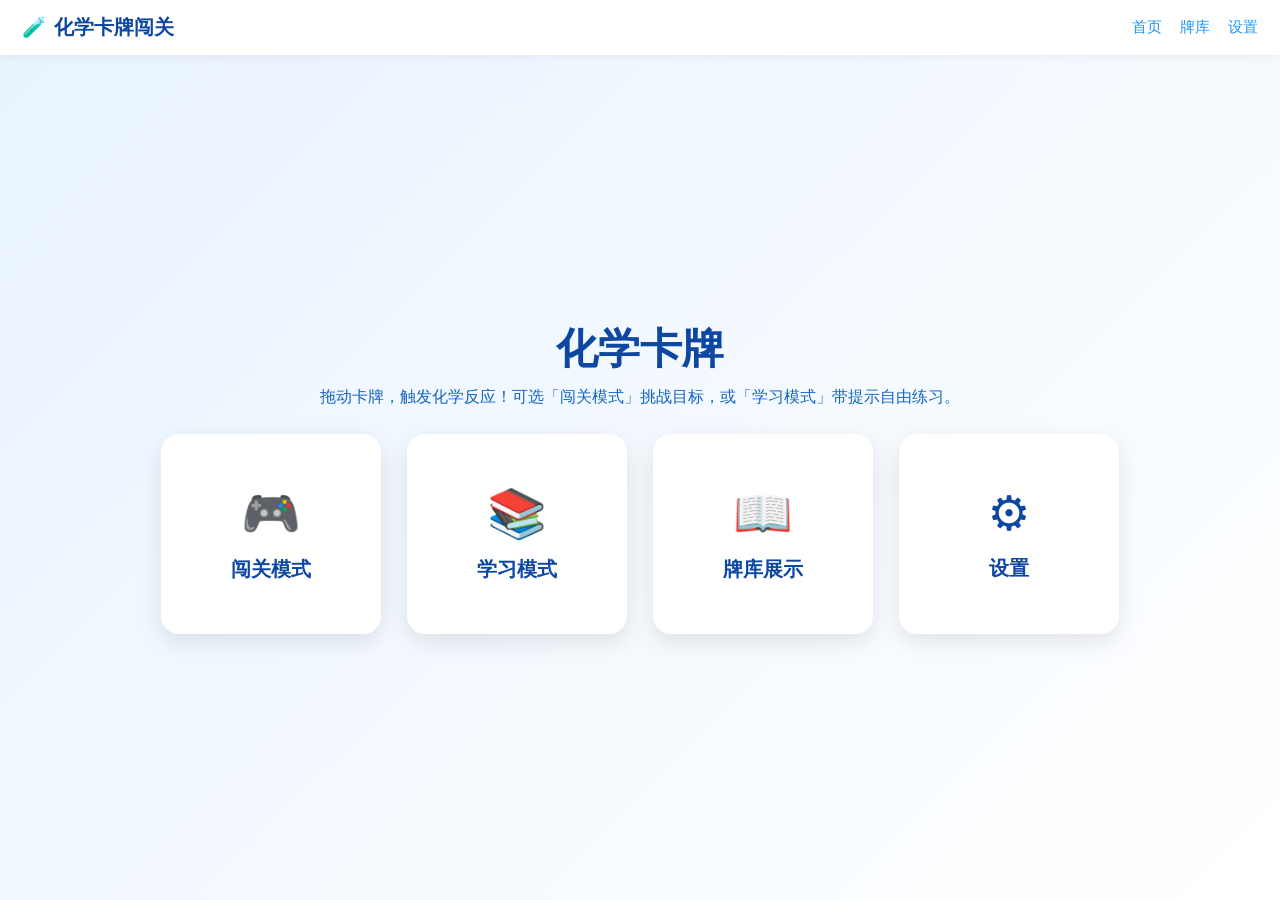
<file: chem-cards/index.html>
<!doctype html>
<html lang="zh-CN">
<head>
<meta charset="utf-8">
<meta name="viewport" content="width=device-width,initial-scale=1">
<title>化学卡牌 · 首页</title>
<link rel="stylesheet" href="styles.css">
</head>
<body>
<div class="topbar">
  <span class="title">🧪 化学卡牌闯关</span>
  <span class="links">
    <a href="index.html">首页</a>
    <a href="cardpool.html">牌库</a>
    <a href="setting.html">设置</a>
  </span>
</div>

<div class="home" id="homeView">
  <h1>化学卡牌</h1>
  <div class="sub">拖动卡牌，触发化学反应！可选「闯关模式」挑战目标，或「学习模式」带提示自由练习。</div>
  <div class="menu">
    <div class="menu-card" onclick="goLevels()"><div class="ico">🎮</div><div class="t">闯关模式</div></div>
    <div class="menu-card" onclick="location.href='game.html?mode=study'"><div class="ico">📚</div><div class="t">学习模式</div></div>
    <div class="menu-card" onclick="location.href='cardpool.html'"><div class="ico">📖</div><div class="t">牌库展示</div></div>
    <div class="menu-card" onclick="location.href='setting.html'"><div class="ico">⚙️</div><div class="t">设置</div></div>
  </div>
</div>

<div class="home" id="levelsView" style="display:none;">
  <h1>选择关卡</h1>
  <div class="levels" id="levelList"></div>
  <div><button class="btn ghost" onclick="showHome()">返回</button></div>
</div>

<script src="config.js"></script>
<script src="common.js"></script>
<script>
applyTheme();
function showHome(){ document.getElementById('homeView').style.display='flex'; document.getElementById('levelsView').style.display='none'; }
function goLevels(){
  document.getElementById('homeView').style.display='none';
  const wrap = document.getElementById('levelList'); wrap.innerHTML='';
  LEVELS.forEach(l=>{
    const d = document.createElement('div'); d.className='level-card';
    d.innerHTML = '<div class="lv">第 '+l.id+' 关</div><div class="nm">'+esc(l.name)+'</div><div class="ds">'+esc(l.desc)+'</div>';
    d.onclick = ()=> location.href='game.html?level='+l.id;
    wrap.appendChild(d);
  });
  document.getElementById('levelsView').style.display='flex';
}
</script>
</body>
</html>
</file>
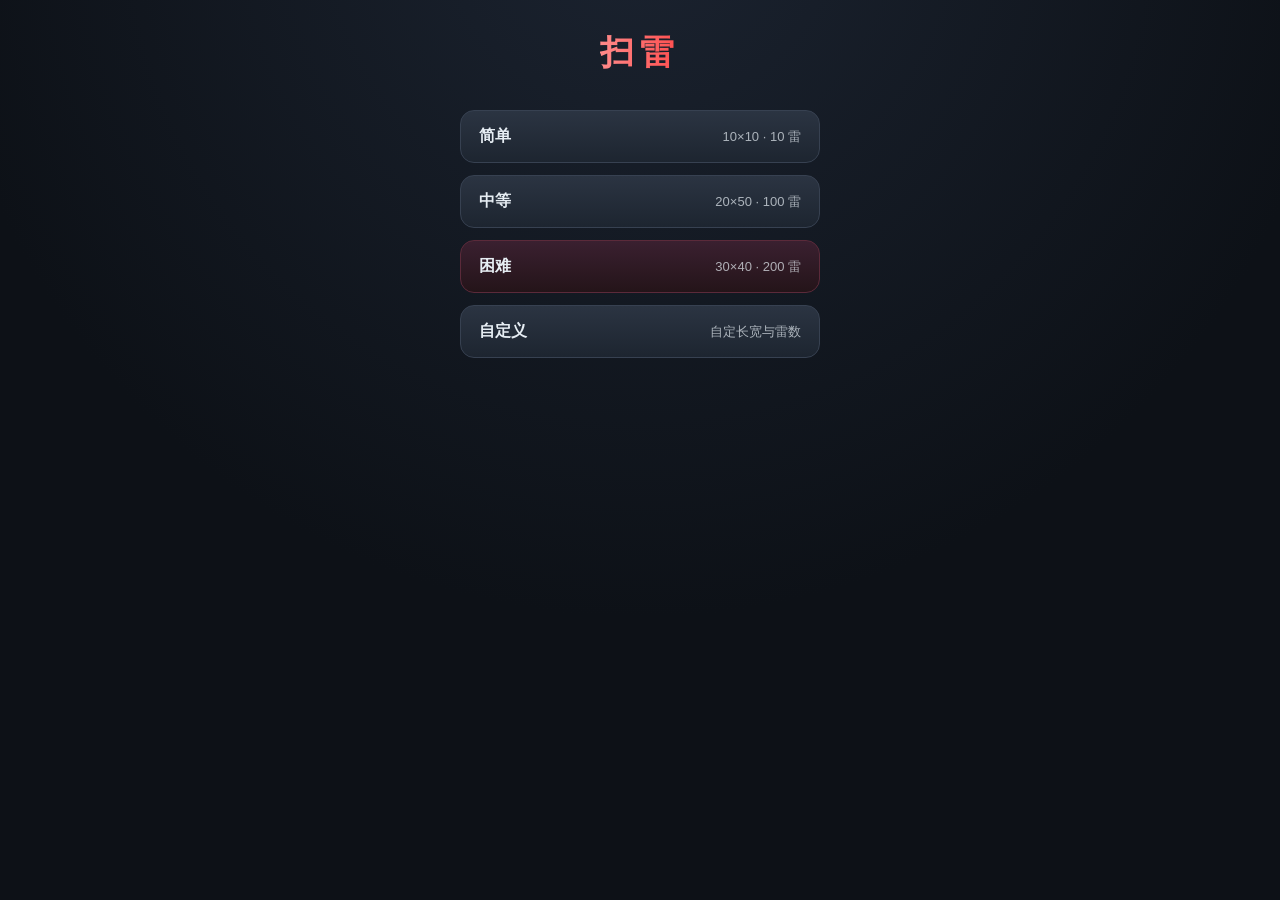
<file: minesweeper/index.html>
<!DOCTYPE html>
<html lang="zh-CN">
<head>
<meta charset="UTF-8">
<meta name="viewport" content="width=device-width, initial-scale=1.0, maximum-scale=1.0, user-scalable=no">
<title>扫雷</title>
<style>
  :root{
    --bg:#0d1117; --panel:#161b22; --cell:#4a5568; --cell-hi:#5a6678;
    --rev:#1a202c; --rev-line:#2d3748; --accent:#ff4d4d; --txt:#e6edf3;
  }
  *{box-sizing:border-box; -webkit-tap-highlight-color:transparent;}
  html,body{margin:0; height:100%;}
  body{
    background:radial-gradient(circle at 50% -10%, #1b2330, var(--bg) 60%);
    color:var(--txt); font-family:-apple-system,system-ui,"Segoe UI",Roboto,"PingFang SC","Microsoft YaHei",sans-serif;
    display:flex; flex-direction:column; align-items:center; justify-content:flex-start;
    min-height:100%; padding:16px 10px 30px;
  }
  h1{font-size:34px; letter-spacing:6px; margin:14px 0 22px; font-weight:800;
     background:linear-gradient(90deg,#ff8a8a,#ff4d4d); -webkit-background-clip:text; background-clip:text; color:transparent;}
  h2{margin:0 0 16px; font-weight:700; letter-spacing:2px;}

  /* ---------- 主界面 / 自定义 overlay ---------- */
  .overlay{display:flex; flex-direction:column; align-items:center; gap:12px; width:100%; max-width:360px;}
  .overlay.hidden{display:none;}
  .menu-btn{
    width:100%; padding:15px 18px; font-size:16px; font-weight:600; cursor:pointer;
    color:var(--txt); background:linear-gradient(180deg,#2b3442,#1d2530);
    border:1px solid #374151; border-radius:14px; transition:.15s;
    display:flex; justify-content:space-between; align-items:center;
  }
  .menu-btn small{opacity:.7; font-weight:400; font-size:13px;}
  .menu-btn:hover{border-color:var(--accent); transform:translateY(-1px); box-shadow:0 6px 18px rgba(255,77,77,.15);}
  .menu-btn.hard{background:linear-gradient(180deg,#3a2030,#241419); border-color:#5b2a3a;}
  .menu-btn.hard:hover{border-color:#ff4d4d; box-shadow:0 6px 18px rgba(255,77,77,.25);}

  .field{display:flex; flex-direction:column; gap:5px; width:100%;}
  .field label{font-size:13px; opacity:.85;}
  .field input{
    width:100%; padding:11px 12px; font-size:16px; border-radius:10px;
    border:1px solid #374151; background:#0d1117; color:var(--txt);
  }
  .field input:focus{outline:none; border-color:var(--accent);}
  .err{color:#ff8080; font-size:13px; min-height:18px; margin:2px 0 0;}
  .row{display:flex; gap:10px; width:100%;}
  .row .menu-btn{justify-content:center;}

  /* ---------- 游戏区 ---------- */
  #game{width:100%; max-width:640px; display:flex; flex-direction:column; align-items:center; gap:12px;}
  #game.hidden{display:none;}

  #hud{
    display:flex; align-items:center; justify-content:center; gap:14px; flex-wrap:wrap;
    background:var(--panel); border:1px solid #30363d; border-radius:14px;
    padding:12px 16px; width:100%;
  }
  .panel{display:flex; flex-direction:column; align-items:center; gap:5px;}
  .panel .lbl{font-size:11px; opacity:.7; letter-spacing:1px;}
  .face{
    font-size:24px; line-height:1; cursor:pointer; background:#21262d; border:1px solid #30363d;
    border-radius:10px; width:46px; height:46px; transition:.1s;
  }
  .face:active{transform:scale(.92);}

  .gamebar{display:flex; align-items:center; justify-content:space-between; width:100%; gap:10px;}
  .ghost-btn{cursor:pointer; background:transparent; border:1px solid #30363d; color:var(--txt);
    padding:8px 14px; border-radius:10px; font-size:14px;}
  .ghost-btn:hover{border-color:var(--accent);}
  #status{font-size:15px; font-weight:600; min-height:20px;}
  #status.win{color:#7ee787;} #status.lose{color:#ff7b72;}

  .board-wrap{overflow:auto; max-width:100%; padding:4px; border-radius:10px;}
  #board{display:grid; gap:0; background:var(--rev-line); border:2px solid #30363d; border-radius:6px;}

  .cell{
    display:flex; align-items:center; justify-content:center;
    font-weight:800; user-select:none; cursor:pointer;
    background:linear-gradient(180deg,var(--cell-hi),var(--cell));
    border:1px solid #2d3748; color:#fff;
  }
  .cell:active{filter:brightness(1.1);}
  .cell.revealed{background:var(--rev); border-color:var(--rev-line); cursor:default;}
  .cell.flag{color:#ffd34d;}
  .cell.mine{background:#5b2a2a;}
  .cell.boom{background:#ff4d4d; color:#fff;}
  .cell.wrong{background:#374151;}
  .n1{color:#58a6ff;} .n2{color:#7ee787;} .n3{color:#ff7b72;} .n4{color:#bc8cff;}
  .n5{color:#ffa657;} .n6{color:#56d4dd;} .n7{color:#e6edf3;} .n8{color:#8b949e;}

  /* ---------- 数字显示（普通数字） ---------- */
  .digi{font-family:'Courier New',ui-monospace,monospace; font-size:24px; font-weight:700;
    color:var(--accent); letter-spacing:2px; text-shadow:0 0 6px var(--accent);
    min-width:54px; text-align:center;}
</style>
</head>
<body>

  <!-- 主界面 -->
  <div id="ovMenu" class="overlay">
    <h1>扫雷</h1>
    <button class="menu-btn" data-d="easy">简单 <small>10×10 · 10 雷</small></button>
    <button class="menu-btn" data-d="medium">中等 <small>20×50 · 100 雷</small></button>
    <button class="menu-btn hard" data-d="hard">困难 <small>30×40 · 200 雷</small></button>
    <button class="menu-btn" data-d="custom">自定义 <small>自定长宽与雷数</small></button>
  </div>

  <!-- 自定义 -->
  <div id="ovCustom" class="overlay hidden">
    <h2>自定义</h2>
    <div class="field"><label>列数（宽，5–50）</label><input id="inW" type="number" min="5" max="50" value="16"></div>
    <div class="field"><label>行数（高，5–50）</label><input id="inH" type="number" min="5" max="50" value="16"></div>
    <div class="field"><label>雷数（1 – 宽×高-1）</label><input id="inM" type="number" min="1" value="40"></div>
    <p id="customErr" class="err"></p>
    <div class="row">
      <button class="menu-btn" id="btnCustomStart" style="justify-content:center">开始</button>
      <button class="menu-btn" id="btnCustomBack" style="justify-content:center">返回</button>
    </div>
  </div>

  <!-- 游戏 -->
  <div id="game" class="hidden">
    <div id="hud">
      <div class="panel"><div class="lbl">剩余雷</div><span class="digi" id="ledMines">000</span></div>
      <button class="face" id="btnReset">🙂</button>
      <div class="panel"><div class="lbl">已扫</div><span class="digi" id="ledCleared">000</span></div>
      <div class="panel"><div class="lbl">时间</div><span class="digi" id="ledTime">00:00</span></div>
    </div>
    <div class="gamebar">
      <button class="ghost-btn" id="btnMenu">← 主菜单</button>
      <span id="status"></span>
    </div>
    <div class="board-wrap"><div id="board"></div></div>
  </div>

<script>
(function(){
  "use strict";

  /* ===================== 状态 ===================== */
  let rows=0, cols=0, mines=0;
  let board=[];          // board[r][c] = {mine, revealed, flagged, adj}
  let cells=[];          // 对应的 DOM 元素
  let started=false;     // 是否已布雷（首点后）
  let over=false;        // 是否已结束（胜/负）
  let revealedCount=0, flagCount=0;
  let elapsed=0, timerId=null;
  let cellSize=26;
  let modeKey='easy';

  const $ = id=>document.getElementById(id);

  function pad2(n){ return String(n).padStart(2,'0'); }
  function fmtNum(n, len){
    if(n<0) return '-' + String(-n).padStart(Math.max(1,len-1),'0');
    return String(n).padStart(len,'0');
  }

  /* ===================== 难度配置 ===================== */
  const PRESETS = {
    easy:   {rows:10, cols:10, mines:10},
    medium: {rows:20, cols:50, mines:100},
    hard:   {rows:30, cols:40, mines:200}
  };

  /* ===================== 界面切换 ===================== */
  function show(what){
    $('ovMenu').classList.toggle('hidden', what!=='menu');
    $('ovCustom').classList.toggle('hidden', what!=='custom');
    $('game').classList.toggle('hidden', what!=='game');
  }

  /* ===================== 开始游戏 ===================== */
  function startGame(r, c, m, key){
    rows=r; cols=c; mines=m; modeKey=key;
    started=false; over=false; revealedCount=0; flagCount=0; elapsed=0;
    stopTimer();

    board=[];
    for(let i=0;i<rows;i++){
      const row=[];
      for(let j=0;j<cols;j++) row.push({mine:false, revealed:false, flagged:false, adj:0});
      board.push(row);
    }

    // 自适应格子尺寸
    const maxW = Math.min(window.innerWidth*0.92, 600);
    cellSize = Math.max(15, Math.min(30, Math.floor(maxW/cols)));

    renderBoard();
    $('status').textContent=''; $('status').className='';
    $('btnReset').textContent='🙂';
    updateHud();
    show('game');
  }

  function renderBoard(){
    const b=$('board');
    b.innerHTML='';
    b.style.gridTemplateColumns=`repeat(${cols}, ${cellSize}px)`;
    b.style.width = (cols*cellSize)+'px';
    cells=[];
    for(let i=0;i<rows;i++){
      const rrow=[];
      for(let j=0;j<cols;j++){
        const d=document.createElement('div');
        d.className='cell';
        d.style.width=cellSize+'px'; d.style.height=cellSize+'px';
        d.style.fontSize=Math.floor(cellSize*0.58)+'px';
        d.dataset.r=i; d.dataset.c=j;
        bindCell(d, i, j);
        b.appendChild(d);
        rrow.push(d);
      }
      cells.push(rrow);
    }
    b.oncontextmenu = e=>e.preventDefault();
  }

  /* ===================== 布雷（首点保护） ===================== */
  function key(r,c){ return r+','+c; }
  function placeMines(sr, sc){
    const all=[];
    for(let i=0;i<rows;i++) for(let j=0;j<cols;j++) all.push([i,j]);
    let avoid=new Set([key(sr,sc)]);
    for(let dr=-1;dr<=1;dr++) for(let dc=-1;dc<=1;dc++){
      const nr=sr+dr, nc=sc+dc;
      if(nr>=0&&nr<rows&&nc>=0&&nc<cols) avoid.add(key(nr,nc));
    }
    let cand = all.filter(([r,c])=>!avoid.has(key(r,c)));
    if(cand.length < mines) cand = all.filter(([r,c])=>!(r===sr&&c===sc));
    // 洗牌取前 mines 个
    for(let i=cand.length-1;i>0;i--){
      const k=Math.floor(Math.random()*(i+1));
      [cand[i],cand[k]]=[cand[k],cand[i]];
    }
    for(let i=0;i<mines;i++){ const [r,c]=cand[i]; board[r][c].mine=true; }
    // 计算邻接雷数
    for(let i=0;i<rows;i++) for(let j=0;j<cols;j++){
      if(board[i][j].mine) continue;
      let n=0;
      for(let dr=-1;dr<=1;dr++) for(let dc=-1;dc<=1;dc++){
        const nr=i+dr, nc=j+dc;
        if(nr>=0&&nr<rows&&nc>=0&&nc<cols && board[nr][nc].mine) n++;
      }
      board[i][j].adj=n;
    }
  }

  /* ===================== 揭开 / 标记 ===================== */
  function inBounds(r,c){ return r>=0&&r<rows&&c>=0&&c<cols; }
  function neighbors(r,c){
    const out=[];
    for(let dr=-1;dr<=1;dr++) for(let dc=-1;dc<=1;dc++){
      if(dr===0&&dc===0) continue;
      if(inBounds(r+dr,c+dc)) out.push([r+dr,c+dc]);
    }
    return out;
  }

  function reveal(r,c){
    const cell=board[r][c];
    if(cell.revealed||cell.flagged) return;
    cell.revealed=true; revealedCount++;
    paintCell(r,c);
    if(cell.adj===0){
      for(const [nr,nc] of neighbors(r,c)) reveal(nr,nc);
    }
  }

  function chord(r,c){
    const cell=board[r][c];
    if(cell.adj===0) return;
    let flags=0;
    for(const [nr,nc] of neighbors(r,c)) if(board[nr][nc].flagged) flags++;
    if(flags!==cell.adj) return;
    for(const [nr,nc] of neighbors(r,c)){
      const nb=board[nr][nc];
      if(nb.flagged||nb.revealed) continue;
      if(nb.mine){ lose(nr,nc); return; }
      reveal(nr,nc);
    }
  }

  function onLeftClick(r,c){
    if(over) return;
    const cell=board[r][c];
    if(cell.flagged) return;
    if(!started){ placeMines(r,c); started=true; startTimer(); }
    if(!cell.revealed){
      if(cell.mine){ lose(r,c); return; }
      reveal(r,c);
    } else {
      chord(r,c);
    }
    afterMove();
  }

  function onRightClick(r,c){
    if(over) return;
    const cell=board[r][c];
    if(cell.revealed) return;
    cell.flagged=!cell.flagged;
    flagCount += cell.flagged?1:-1;
    paintCell(r,c);
    updateHud();
  }

  function afterMove(){
    updateHud();
    checkWin();
  }

  /* ===================== 绘制格子 ===================== */
  function paintCell(r,c){
    const cell=board[r][c];
    const el=cells[r][c];
    el.className='cell';
    el.textContent='';
    if(cell.revealed){
      el.classList.add('revealed');
      if(cell.mine){
        el.classList.add('mine'); el.textContent='💣';
      } else if(cell.adj>0){
        el.classList.add('n'+cell.adj); el.textContent=cell.adj;
      }
    } else if(cell.flagged){
      el.classList.add('flag'); el.textContent='🚩';
    }
  }

  /* ===================== 胜负 ===================== */
  function lose(r,c){
    over=true; stopTimer();
    $('btnReset').textContent='😵';
    const st=$('status'); st.textContent='踩雷了！'; st.className='lose';
    for(let i=0;i<rows;i++) for(let j=0;j<cols;j++){
      const cell=board[i][j];
      if(cell.mine && !cell.flagged){ cell.revealed=true; paintCell(i,j); }
      if(!cell.mine && cell.flagged){ const el=cells[i][j]; el.classList.add('wrong'); el.textContent='❌'; }
    }
    cells[r][c].classList.add('boom');
  }

  function checkWin(){
    if(over) return;
    if(revealedCount === rows*cols - mines){
      over=true; stopTimer();
      $('btnReset').textContent='😎';
      const st=$('status');
      const t=`胜利！用时 ${pad2(Math.floor(elapsed/60))}:${pad2(elapsed%60)}`;
      const best=saveBest();
      st.textContent = best ? (t+' · 新纪录！') : t;
      st.className='win';
      // 自动给剩余雷插旗
      for(let i=0;i<rows;i++) for(let j=0;j<cols;j++){
        if(board[i][j].mine && !board[i][j].flagged){ board[i][j].flagged=true; paintCell(i,j); }
      }
      flagCount=mines; updateHud();
    }
  }

  function saveBest(){
    if(modeKey==='custom') return false; // 自定义不记纪录
    const k='ms_best_'+modeKey;
    const prev=parseInt(localStorage.getItem(k)||'0',10);
    if(prev===0 || elapsed<prev){ localStorage.setItem(k,String(elapsed)); return true; }
    return false;
  }

  /* ===================== HUD ===================== */
  function updateHud(){
    const remain = mines - flagCount;
    $('ledMines').textContent = fmtNum(remain, 3);
    $('ledCleared').textContent = fmtNum(revealedCount, revealedCount<1000?3:String(revealedCount).length);
    $('ledTime').textContent = pad2(Math.min(99,Math.floor(elapsed/60)))+':'+pad2(elapsed%60);
  }

  /* ===================== 计时 ===================== */
  function startTimer(){
    stopTimer();
    timerId=setInterval(()=>{ elapsed++; updateHud(); }, 1000);
  }
  function stopTimer(){ if(timerId){ clearInterval(timerId); timerId=null; } }

  /* ===================== 交互绑定 ===================== */
  function bindCell(el, r, c){
    el.addEventListener('click', ()=>{ if(longPressed){ longPressed=false; return; } onLeftClick(r,c); });
    el.addEventListener('contextmenu', e=>{ e.preventDefault(); onRightClick(r,c); });
    // 移动端长按标记
    el.addEventListener('touchstart', ()=>{
      longPressed=false;
      touchTimer=setTimeout(()=>{ longPressed=true; onRightClick(r,c); }, 380);
    }, {passive:true});
    el.addEventListener('touchend', ()=>{ clearTimeout(touchTimer); });
    el.addEventListener('touchmove', ()=>{ clearTimeout(touchTimer); }, {passive:true});
  }
  let touchTimer=null, longPressed=false;

  /* ===================== 事件 ===================== */
  document.querySelectorAll('#ovMenu .menu-btn').forEach(btn=>{
    btn.addEventListener('click', ()=>{
      const d=btn.dataset.d;
      if(d==='custom'){ show('custom'); return; }
      const p=PRESETS[d];
      startGame(p.rows, p.cols, p.mines, d);
    });
  });

  $('btnCustomBack').addEventListener('click', ()=>show('menu'));
  $('btnCustomStart').addEventListener('click', ()=>{
    const w=parseInt($('inW').value,10), h=parseInt($('inH').value,10), m=parseInt($('inM').value,10);
    const err=$('customErr');
    if(!Number.isFinite(w)||!Number.isFinite(h)||!Number.isFinite(m)){ err.textContent='请填写有效数字'; return; }
    if(w<5||w>50||h<5||h>50){ err.textContent='宽和高需在 5–50 之间'; return; }
    if(m<1||m>w*h-1){ err.textContent='雷数需在 1 到 '+(w*h-1)+' 之间'; return; }
    err.textContent='';
    startGame(h, w, m, 'custom');
  });

  $('btnReset').addEventListener('click', ()=>{
    if(rows===0) return;
    startGame(rows, cols, mines, modeKey);
  });
  $('btnMenu').addEventListener('click', ()=>show('menu'));

  // 键盘：R 重开，Esc 回主菜单
  window.addEventListener('keydown', e=>{
    const k=e.key.toLowerCase();
    if($('game').classList.contains('hidden')) return;
    if(k==='r'){ startGame(rows,cols,mines,modeKey); }
    else if(k==='escape'){ stopTimer(); show('menu'); }
  });

  // 初始进入主界面
  show('menu');
})();
</script>
</body>
</html>
</file>
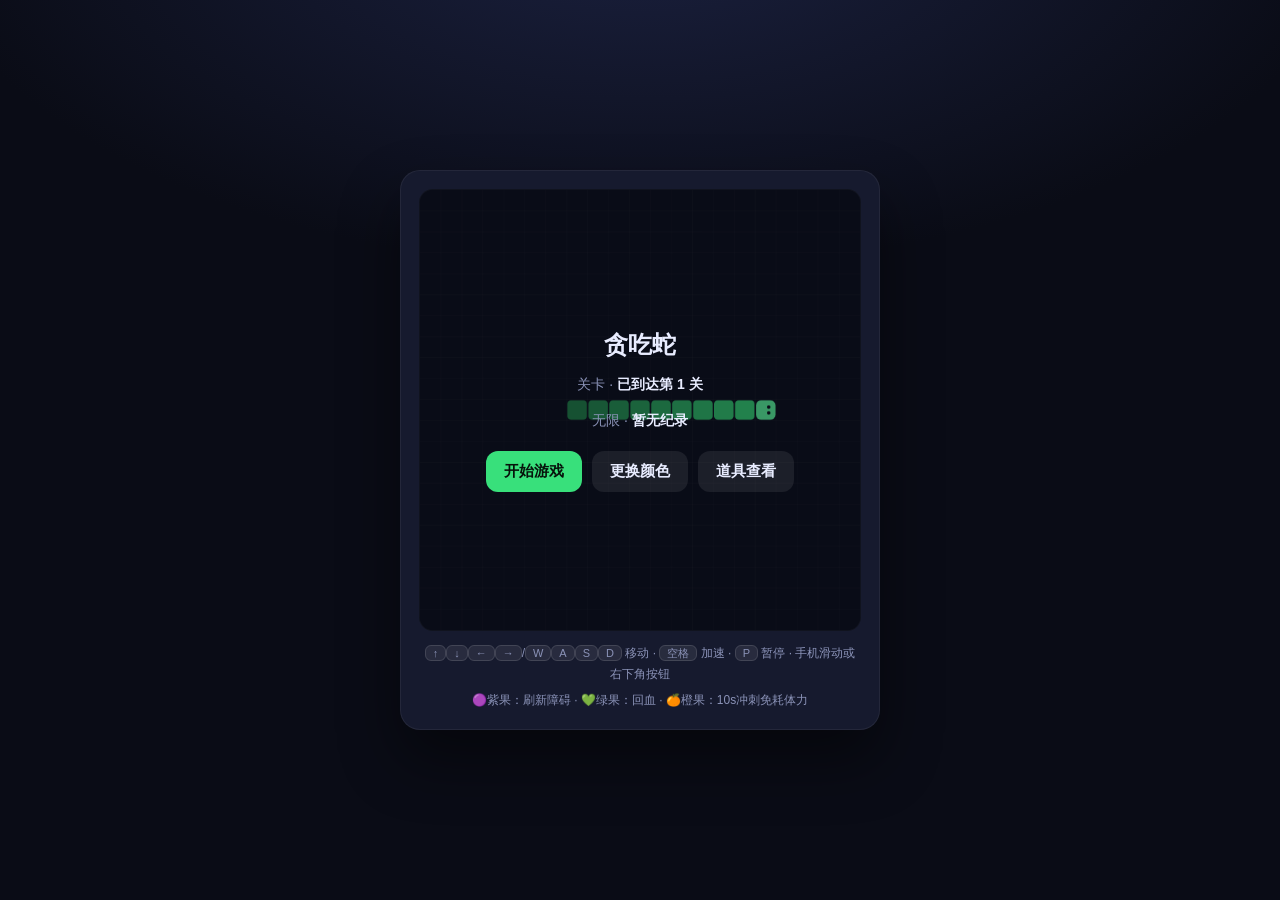
<file: snake-game/index.html>
<!DOCTYPE html>
<html lang="zh-CN">
<head>
<meta charset="UTF-8">
<meta name="viewport" content="width=device-width, initial-scale=1.0, maximum-scale=1.0, user-scalable=no">
<title>贪吃蛇 Snake</title>
<style>
  :root{
    --bg:#0f1220; --panel:#161a2e; --text:#e8ecff; --muted:#8b93b8;
    --accent:#38e07b; --danger:#ff5d6c;
  }
  *{box-sizing:border-box;-webkit-tap-highlight-color:transparent;}
  html,body{height:100%;}
  body{
    margin:0;min-height:100vh;display:flex;align-items:center;justify-content:center;
    background:radial-gradient(1200px 600px at 50% -10%, #1b2140, #0a0c16 60%);
    font-family:-apple-system,BlinkMacSystemFont,"Segoe UI","PingFang SC","Microsoft YaHei",sans-serif;
    color:var(--text);padding:16px;
  }
  .game{
    width:100%;max-width:480px;background:var(--panel);
    border:1px solid rgba(255,255,255,.06);border-radius:20px;padding:18px;
    box-shadow:0 30px 60px rgba(0,0,0,.45);
  }
  .hud{
    display:flex;align-items:stretch;gap:8px;margin-bottom:12px;
  }
  .hud.hidden{display:none;}
  .hud-cell{
    flex:1;background:rgba(255,255,255,.04);border:1px solid rgba(255,255,255,.06);
    border-radius:10px;padding:6px 4px;text-align:center;min-width:0;
  }
  .hud-cell .lbl{font-size:10px;color:var(--muted);text-transform:uppercase;letter-spacing:1px;white-space:nowrap;}
  .hud-cell .v{font-size:16px;font-weight:700;font-variant-numeric:tabular-nums;margin-top:2px;
    overflow:hidden;text-overflow:ellipsis;white-space:nowrap;}
  .pause-btn{
    flex:0 0 auto;width:48px;border:1px solid rgba(255,255,255,.1);background:rgba(255,255,255,.06);
    color:var(--text);border-radius:10px;font-size:13px;font-weight:600;cursor:pointer;
  }
  .pause-btn:active{transform:scale(.95);}
  .board-wrap{position:relative;}
  canvas{
    width:100%;height:auto;display:block;border-radius:14px;background:#0b0e1a;
    border:1px solid rgba(255,255,255,.05);touch-action:none;
  }
  .overlay{
    position:absolute;inset:0;display:flex;flex-direction:column;align-items:center;justify-content:center;
    background:rgba(8,10,20,.86);backdrop-filter:blur(4px);border-radius:14px;text-align:center;
    gap:12px;padding:22px;
  }
  .overlay.hidden{display:none;}
  /* 主界面/换色界面半透明，让背景蛇透出作为装饰 */
  /* 主界面去掉模糊，保证背景蛇清晰锐利 */
  #ovMenu{background:rgba(8,10,20,.42);backdrop-filter:none;-webkit-backdrop-filter:none;}
  #ovColors{background:rgba(8,10,20,.6);backdrop-filter:blur(2px);}
  .overlay h2{margin:0;font-size:24px;}
  .overlay p{margin:0;color:var(--muted);font-size:14px;line-height:1.7;}
  .rec{font-size:13px;margin:2px 0;color:var(--muted);}
  .rec span{color:var(--text);font-weight:600;}
  .overlay .big{font-size:30px;font-weight:800;color:var(--accent);display:block;margin:4px 0;}
  .controls{display:flex;gap:10px;margin-top:6px;flex-wrap:wrap;justify-content:center;}
  button{
    appearance:none;border:0;cursor:pointer;font-family:inherit;font-size:15px;font-weight:600;
    padding:11px 18px;border-radius:12px;color:#07120b;background:var(--accent);
    transition:transform .08s ease,filter .2s ease;
  }
  button.ghost{background:rgba(255,255,255,.08);color:var(--text);}
  button:active{transform:scale(.96);}
  button:hover{filter:brightness(1.08);}
  button:disabled{opacity:.35;cursor:not-allowed;filter:none;transform:none;}
  .link{background:none;color:var(--muted);font-size:13px;padding:4px 8px;margin-top:4px;text-decoration:underline;}
  .grid{display:grid;grid-template-columns:repeat(5,1fr);gap:8px;width:100%;max-width:280px;}
  .lvl-btn{
    aspect-ratio:1/1;border-radius:10px;font-size:18px;font-weight:700;background:rgba(56,224,123,.15);
    color:var(--accent);border:1px solid rgba(56,224,123,.3);
  }
  .lvl-btn.locked{background:rgba(255,255,255,.04);color:var(--muted);border:1px solid rgba(255,255,255,.08);}
  .color-btn{
    display:flex;align-items:center;gap:8px;justify-content:flex-start;padding:10px 12px;font-size:14px;
    background:rgba(255,255,255,.05);color:var(--text);border:1px solid transparent;
  }
  .color-btn.active{border-color:var(--accent);background:rgba(56,224,123,.12);}
  .color-btn .dot{width:16px;height:16px;border-radius:50%;flex:0 0 auto;box-shadow:0 0 8px currentColor;}
  .hint{margin-top:12px;text-align:center;color:var(--muted);font-size:12px;line-height:1.7;}
  .hint kbd{background:rgba(255,255,255,.08);border:1px solid rgba(255,255,255,.12);border-radius:6px;
    padding:1px 7px;font-size:11px;font-family:inherit;}
  /* 右下角常驻冲刺按钮，位于地图下方、不占用地图空间 */
  .sprint-wrap{display:flex;justify-content:flex-end;margin-top:10px;}
  .sprint-btn{
    width:108px;height:48px;border-radius:24px;font-size:14px;font-weight:700;
    color:#3a2a00;background:linear-gradient(90deg,#ffae42,#ffd84d);
    box-shadow:0 6px 16px rgba(255,170,66,.35);
    user-select:none;-webkit-user-select:none;touch-action:none;
  }
  .sprint-btn:active{filter:brightness(1.12);transform:scale(.97);}
  .sprint-wrap.hidden{display:none;}
  .colors-layout{display:flex;gap:14px;width:100%;max-width:440px;align-items:flex-start;justify-content:center;}
  .color-list{flex:1;display:flex;flex-direction:column;gap:7px;max-height:300px;overflow-y:auto;padding-right:4px;}
  .color-list .color-btn{padding:8px 10px;font-size:13px;}
  .color-preview{flex:0 0 auto;display:flex;flex-direction:column;align-items:center;gap:7px;}
  #colorPreview{width:142px;height:142px;border-radius:12px;background:#0b0e1a;border:1px solid rgba(255,255,255,.08);}
  .color-preview .pv-label{font-size:12px;color:var(--muted);}
  .hud{flex-wrap:wrap;}
  .status-row{flex:1 1 100%;display:flex;align-items:center;gap:10px;margin-top:2px;}
  .stamina{display:flex;align-items:center;gap:6px;flex:1;}
  .st-lbl{font-size:10px;color:var(--muted);white-space:nowrap;}
  .st-track{flex:1;height:10px;border-radius:6px;background:rgba(255,255,255,.08);overflow:hidden;}
  .st-fill{height:100%;width:100%;background:linear-gradient(90deg,#ffd84d,#ff8a3d);transition:width .08s linear;}
  .lives{display:flex;gap:5px;}
  .life-dot{width:12px;height:12px;border-radius:50%;background:var(--danger);box-shadow:0 0 6px var(--danger);}
  .item-list{display:flex;flex-direction:column;gap:10px;width:100%;max-width:340px;text-align:left;}
  .item-row{display:flex;align-items:center;gap:12px;background:rgba(255,255,255,.04);border:1px solid rgba(255,255,255,.06);border-radius:10px;padding:10px 12px;}
  .item-dot{width:18px;height:18px;border-radius:50%;flex:0 0 auto;box-shadow:0 0 8px currentColor;}
  .item-row b{font-size:14px;}
  .item-row div{font-size:12px;color:var(--muted);line-height:1.5;}
</style>
</head>
<body>
  <div class="game">
    <div class="hud hidden" id="hud">
      <div class="hud-cell"><div class="lbl">模式</div><div class="v" id="hudMode">-</div></div>
      <div class="hud-cell"><div class="lbl" id="hudScoreLbl">分数</div><div class="v" id="hudScore">0</div></div>
      <div class="hud-cell"><div class="lbl">用时</div><div class="v" id="hudTime">00:00</div></div>
      <div class="hud-cell"><div class="lbl">连击</div><div class="v" id="hudCombo">0</div></div>
      <div class="hud-cell"><div class="lbl" id="hudBestLbl">最高</div><div class="v" id="hudBest">0</div></div>
      <button class="pause-btn" id="btnPause">暂停</button>
      <div class="status-row">
        <div class="stamina"><span class="st-lbl">体力</span><div class="st-track"><div class="st-fill" id="hudStaminaFill"></div></div></div>
        <div class="lives" id="hudLives"></div>
      </div>
    </div>

    <div class="board-wrap">
      <canvas id="board" width="600" height="600"></canvas>

      <div class="overlay" id="ovMenu">
        <h2>贪吃蛇</h2>
        <p class="rec">关卡 · <span id="menuCampaign">已到达第 1 关</span></p>
      <p class="rec">无限 · <span id="menuEndless">暂无纪录</span></p>
        <div class="controls">
          <button id="btnStart">开始游戏</button>
          <button id="btnColor" class="ghost">更换颜色</button>
          <button id="btnItems" class="ghost">道具查看</button>
        </div>
      </div>

      <div class="overlay hidden" id="ovMode">
        <h2>选择模式</h2>
        <div class="controls">
          <button id="btnCampaign">关卡模式</button>
          <button id="btnEndless" class="ghost">无限模式</button>
        </div>
        <button class="link" id="btnModeBack">返回</button>
      </div>

      <div class="overlay hidden" id="ovLevels">
        <h2>选择关卡</h2>
        <p style="font-size:12px">只有到达过的关卡才能选择</p>
        <div class="grid" id="levelGrid"></div>
        <button class="link" id="btnLevelsBack">返回</button>
      </div>

      <div class="overlay hidden" id="ovColors">
        <h2>更换蛇颜色</h2>
        <div class="colors-layout">
          <div class="color-list" id="colorGrid"></div>
          <div class="color-preview">
            <canvas id="colorPreview" width="284" height="284"></canvas>
            <span class="pv-label">实时预览</span>
          </div>
        </div>
        <button class="link" id="btnColorsBack">返回</button>
      </div>

      <div class="overlay hidden" id="ovItems">
        <h2>道具说明</h2>
        <div class="item-list">
          <div class="item-row"><span class="item-dot" style="background:#b06bff;color:#b06bff"></span><div><b>紫果</b><br>立刻刷新障碍一次</div></div>
          <div class="item-row"><span class="item-dot" style="background:#3dff7a;color:#3dff7a"></span><div><b>绿果</b><br>回复一点生命值（不超过上限）</div></div>
          <div class="item-row"><span class="item-dot" style="background:#ffae42;color:#ffae42"></span><div><b>橙果</b><br>10秒内冲刺不消耗体力</div></div>
        </div>
        <button class="link" id="btnItemsBack">返回</button>
      </div>

      <div class="overlay hidden" id="ovPause">
        <h2>已暂停</h2>
        <p>按 <kbd>P</kbd> 或点击继续</p>
        <div class="controls">
          <button id="btnResume">继续</button>
          <button id="btnPauseQuit" class="ghost">退出</button>
        </div>
      </div>

      <div class="overlay hidden" id="ovResult">
        <h2 id="rsTitle">游戏结束</h2>
        <p id="rsDesc"></p>
        <div class="controls" id="rsBtns"></div>
      </div>
    </div>

    <div class="sprint-wrap hidden">
      <button id="btnSprint" class="sprint-btn">按住冲刺</button>
    </div>

    <div class="hint">
      <kbd>↑</kbd><kbd>↓</kbd><kbd>←</kbd><kbd>→</kbd>/<kbd>W</kbd><kbd>A</kbd><kbd>S</kbd><kbd>D</kbd> 移动 ·
      <kbd>空格</kbd> 加速 · <kbd>P</kbd> 暂停 · 手机滑动或右下角按钮
      <div style="margin-top:6px">🟣紫果：刷新障碍 · 💚绿果：回血 · 🍊橙果：10s冲刺免耗体力</div>
    </div>
  </div>

<script>
(function(){
  "use strict";
  const canvas=document.getElementById('board');
  const ctx=canvas.getContext('2d');
  const CW=canvas.width; // 600

  /* ---------- 配色方案 ---------- */
  const SCHEMES=[
    {id:'green',  name:'经典绿', head:'#5dffa0', body:[56,224,123],  food:'#ff3d57'},
    {id:'cyan',   name:'霓虹蓝', head:'#7df9ff', body:[43,212,255],  food:'#ffb13d'},
    {id:'flame',  name:'火焰橙', head:'#ffd166', body:[255,107,53],  food:'#5dffa0'},
    {id:'sakura', name:'樱花粉', head:'#ff9ecd', body:[255,120,180], food:'#7df9ff'},
    {id:'purple', name:'暗夜紫', head:'#c792ea', body:[167,139,250], food:'#ffd166'},
    {id:'lime',   name:'青柠绿', head:'#cdff4d', body:[200,255,70],  food:'#ff3d57'},
    {id:'gold',   name:'流金',   head:'#ffd84d', body:[255,200,50],  food:'#38e07b'},
    {id:'crimson',name:'烈焰红', head:'#ff7a7a', body:[240,70,70],   food:'#5dffa0'},
    {id:'ocean',  name:'海洋蓝', head:'#6fb1ff', body:[56,132,255],  food:'#ffd166'},
    {id:'mint',   name:'薄荷绿', head:'#9af5cf', body:[120,231,183], food:'#ff3d57'},
    {id:'sunset', name:'晚霞粉', head:'#ffb27a', body:[255,140,70],  food:'#7df9ff'}
  ];
  let currentScheme=SCHEMES[0];

  /* ---------- 持久化 ---------- */
  let unlocked     =Math.min(10,Math.max(1,parseInt(localStorage.getItem('snake_unlocked')||'1',10)));
  let campaign_cleared = localStorage.getItem('snake_campaign_cleared')==='1';
  let endless_rec = null;
  try { const r=localStorage.getItem('snake_endless_rec'); if(r) endless_rec=JSON.parse(r); } catch(e){}
  (function(){
    const cid=localStorage.getItem('snake_color');
    if(cid){ const s=SCHEMES.find(x=>x.id===cid); if(s) currentScheme=s; }
  })();

  /* ---------- 关卡配置 ---------- */
  function levelConfig(level){
    const size = level<=4 ? 21 : level<=9 ? 25 : 30;   // 每5关变大，最大30
    const target = 200 + (level-1)*200;                // 关1=200，关10=2000，线性递增
    const obstacles = 4 + (level-1)*2;                 // 障碍随关卡增多
    return {size, target, obstacles};
  }

  /* ---------- 游戏状态 ---------- */
  let cols=21, rows=21, CELL=CW/cols;
  let snake, dir, food, obstacles, pending;
  let score=0, totalScore=0, target=0, level=0, mode='campaign';
  let speed=130, running=false, paused=false, boosting=false, boostTouch=false;
  let elapsed=0, acc=0, lastTs=0;
  let menuAcc=0;      // 主界面背景蛇移动累计(ms)
  let heldDirs=[];    // 当前仍按住的方向键（按按下顺序，最后为最近按下）
  let obstacleCycle=0;     // 障碍刷新周期计时(ms)
  let obstacleWarned=false; // 是否已发出刷新预警
  let items=[];        // 场上道具 [{x,y,type}]
  let itemTimer=0;     // 道具生成计时
  let stamina=10, staminaMax=10;   // 体力
  let lives=3, livesMax=3;         // 生命
  let noStaminaTimer=0; // 橙果：冲刺免耗体力剩余时间(ms)
  let invincibleTimer=0; // 受伤后无敌剩余时间(ms)
  let toast=null;      // 画布提示 {txt,t,color}
  // 连击系统
  let comboCount=0;    // 当前连击数（1~5）
  let comboTimer=0;    // 连击窗口剩余时间(ms)，>0 表示处于连击窗口内
  // 冲刺分段
  let boostTimer=0;    // 当前冲刺已持续(ms)
  let boostPhase='double'; // 'double'(前1秒2倍) | 'normal'(之后1.5倍匀速)
  let sprintingActive=false; // 本次冲刺是否已发起（用于发起瞬间固定 -2）

  /* ---------- 工具 ---------- */
  const key=(x,y)=>x+','+y;

  function reachable(sx,sy,tx,ty,block){
    const visited=new Set([key(sx,sy)]);
    const q=[[sx,sy]];
    const dirs=[[1,0],[-1,0],[0,1],[0,-1]];
    while(q.length){
      const [x,y]=q.shift();
      if(x===tx&&y===ty) return true;
      for(const [dx,dy] of dirs){
        let nx=(x+dx+cols)%cols, ny=(y+dy+rows)%rows; // 穿墙
        const k=key(nx,ny);
        if(visited.has(k)||block.has(k)) continue;
        visited.add(k); q.push([nx,ny]);
      }
    }
    return false;
  }

  function freeCells(exclude){
    const out=[];
    for(let y=0;y<rows;y++)for(let x=0;x<cols;x++){
      const k=key(x,y);
      if(exclude.has(k)) continue;
      out.push([x,y]);
    }
    return out;
  }

  // 生成障碍，保证蛇头能到达食物（不堵食物）
  function genObstacles(count, exclude){
    const occupied=new Set(exclude);
    const free=freeCells(occupied);
    let fallback=null;
    for(let attempt=0;attempt<40;attempt++){
      const pool=free.slice();
      const cand=new Set();
      for(let i=0;i<count && pool.length;i++){
        const idx=Math.floor(Math.random()*pool.length);
        const [x,y]=pool.splice(idx,1)[0];
        cand.add(key(x,y));
      }
      const block=new Set(cand);
      for(let i=1;i<snake.length;i++) block.add(key(snake[i].x,snake[i].y)); // 蛇身不可穿
      if(reachable(snake[0].x,snake[0].y, food.x,food.y, block)) return cand;
      fallback=cand;
    }
    return fallback;
  }

  function spawnFood(){
    const exclude=new Set();
    snake.forEach(s=>exclude.add(key(s.x,s.y)));
    obstacles.forEach(k=>exclude.add(k));
    if(pending) pending.forEach(p=>exclude.add(key(p.x,p.y)));
    const free=freeCells(exclude);
    if(!free.length) return {x:0,y:0};
    const [x,y]=free[Math.floor(Math.random()*free.length)];
    return {x,y};
  }

  // 周期生成随机道具（避开蛇身、障碍、食物、预警、其他道具）
  function spawnItem(){
    const types=['purple','green','orange'];
    const type=types[Math.floor(Math.random()*types.length)];
    const exclude=new Set();
    snake.forEach(s=>exclude.add(key(s.x,s.y)));
    obstacles.forEach(k=>exclude.add(k));
    exclude.add(key(food.x,food.y));
    if(pending) pending.forEach(p=>exclude.add(key(p.x,p.y)));
    items.forEach(it=>exclude.add(key(it.x,it.y)));
    const free=freeCells(exclude);
    if(!free.length) return;
    const [x,y]=free[Math.floor(Math.random()*free.length)];
    items.push({x,y,type});
  }
  function applyItem(type){
    if(type==='purple'){
      // 触发障碍刷新预警：先高亮2秒，再由 updateObstacleCycle 生效（与周期刷新一致）
      const count = mode==='endless' ? 12 : (level>0 ? levelConfig(level).obstacles : 10);
      prepareObstacleWarning(count);
      obstacleCycle = 8000; // CYCLE-2000，2秒后由 updateObstacleCycle 生效
      showToast('障碍物即将刷新！','#b06bff');
    } else if(type==='green'){
      if(lives<livesMax){ lives++; updateLivesUI(); showToast('生命 +1','#3dff7a'); }
      else showToast('生命已满','#3dff7a');
    } else if(type==='orange'){
      noStaminaTimer=10000; showToast('10秒冲刺免耗体力','#ffae42');
    }
  }

  // 生成障碍刷新预警：提前高亮即将生成的障碍位置（不堵食物），并设置 obstacleWarned
  function prepareObstacleWarning(count){
    const set=genObstacles(count, new Set([key(food.x,food.y)]));
    pending = set ? [...set].map(k=>{const[a,b]=k.split(',').map(Number);return {x:a,y:b};}) : [];
    obstacleWarned=true;
  }

  function showToast(txt,color){ toast={txt, t:Date.now(), color:color||'#ff7a7a'}; }
  // 加分（含连击累进）：窗口内(5s)连续加分且未扣分则 +10/+20/+30/+40/+50，5连后保持+50
  function gainScore(){
    if(comboTimer>0 && comboCount<5) comboCount++;        // 窗口内且未满级 -> 连击+1
    else if(comboTimer<=0) comboCount=1;                   // 超时 -> 从1重新开始
    const add=10+(comboCount-1)*10;                       // 10,20,30,40,50
    score+=add; if(mode==='campaign') totalScore+=add;
    comboTimer=5000;                                      // 刷新5秒窗口
    updateHud();
    showToast('+'+add+(comboCount>1?(' 连击x'+comboCount):''), '#ffd84d');
  }
  // 扣分：扣10分并重置连击
  function loseScore(){
    const sub=10;
    score=Math.max(0,score-sub); if(mode==='campaign') totalScore=Math.max(0,totalScore-sub);
    comboCount=0; comboTimer=0;
    updateHud();
  }

  /* ---------- 场景搭建 ---------- */
  function placeSnake(){
    const cx=Math.floor(cols/2), cy=Math.floor(rows/2);
    snake=[{x:cx,y:cy},{x:cx-1,y:cy},{x:cx-2,y:cy}];
    dir={x:1,y:0}; heldDirs=[];
  }

  function setupGame(opt){
    cols=opt.cols; rows=opt.rows; CELL=CW/cols;
    speed=opt.speed; mode=opt.mode; level=opt.level||0; target=opt.target||0;
    placeSnake();
    obstacles=new Set();
    pending=null;
    food=spawnFood();
    if(opt.obstacleCount>0){
      const set=genObstacles(opt.obstacleCount, new Set([key(food.x,food.y)]));
      if(set) obstacles=set;
    }
    score=0; elapsed=0; acc=0; boosting=false; boostTouch=false; comboCount=0; comboTimer=0; boostTimer=0; boostPhase='double'; sprintingActive=false;
    obstacleCycle=0; obstacleWarned=false; // 重置障碍刷新周期（关卡与无限模式共用）
    items=[]; itemTimer=0; stamina=staminaMax; lives=livesMax; noStaminaTimer=0; invincibleTimer=3000; toast=null; showToast('开局无敌','#cfd6ff');
    updateHud();
  }

  function setupMenuBg(){
    cols=21; rows=21; CELL=CW/cols; mode='menu';
    // 主界面背景蛇：固定长度 10，水平排开作为装饰
    const cx=Math.floor(cols/2), cy=Math.floor(rows/2);
    snake=[];
    for(let i=0;i<10;i++) snake.push({x:cx-i,y:cy});
    dir={x:1,y:0}; heldDirs=[];
    obstacles=new Set(); pending=null; items=[]; food=null; menuAcc=0;
    invincibleTimer=0; toast=null; // 清除残留的无敌闪烁/提示
    draw();
  }

  /* ---------- 换色预览 ---------- */
  const pvCanvas=document.getElementById('colorPreview');
  const pvCtx=pvCanvas.getContext('2d');
  function drawColorPreview(){
    const W=pvCanvas.width, n=11, st=W/n;
    pvCtx.fillStyle='#0b0e1a'; pvCtx.fillRect(0,0,W,W);
    pvCtx.strokeStyle='rgba(255,255,255,.04)'; pvCtx.lineWidth=1;
    for(let i=1;i<n;i++){
      pvCtx.beginPath(); pvCtx.moveTo(i*st,0); pvCtx.lineTo(i*st,W); pvCtx.stroke();
      pvCtx.beginPath(); pvCtx.moveTo(0,i*st); pvCtx.lineTo(W,i*st); pvCtx.stroke();
    }
    const cells=[
      {x:7,y:3},{x:6,y:3},{x:5,y:3},{x:4,y:3},
      {x:4,y:4},{x:5,y:4},{x:6,y:4},{x:7,y:4},{x:7,y:5}
    ];
    const dir={x:-1,y:0};
    for(let i=cells.length-1;i>=0;i--){
      const s=cells[i], x=s.x*st, y=s.y*st, t=i/cells.length;
      pvCtx.fillStyle = i===0 ? currentScheme.head : bodyColor(t);
      roundRect(pvCtx,x+1,y+1,st-2,st-2, i===0?4:3); pvCtx.fill();
    }
    const h=cells[0], ex=h.x*st, ey=h.y*st;
    pvCtx.fillStyle='#0b0e1a';
    const e1x=ex+st/2+dir.x*2.6-dir.y*2.6, e1y=ey+st/2+dir.y*2.6-dir.x*2.6;
    const e2x=ex+st/2+dir.x*2.6+dir.y*2.6, e2y=ey+st/2+dir.y*2.6+dir.x*2.6;
    pvCtx.beginPath(); pvCtx.arc(e1x,e1y,1.8,0,Math.PI*2); pvCtx.fill();
    pvCtx.beginPath(); pvCtx.arc(e2x,e2y,1.8,0,Math.PI*2); pvCtx.fill();
    const f={x:2,y:2};
    pvCtx.fillStyle=currentScheme.food;
    pvCtx.beginPath(); pvCtx.arc(f.x*st+st/2,f.y*st+st/2,st/2-2,0,Math.PI*2); pvCtx.fill();
  }

  /* ---------- 流程控制 ---------- */
  function showOverlay(id){
    document.querySelectorAll('.overlay').forEach(o=>o.classList.add('hidden'));
    if(id) document.getElementById(id).classList.remove('hidden');
  }
  function showHud(v){ document.getElementById('hud').classList.toggle('hidden',!v); }
  function showSprint(v){ const el=document.getElementById('btnSprint'); if(el) el.parentElement.classList.toggle('hidden',!v); }

  function updateMenuBest(){
    document.getElementById('menuCampaign').textContent = campaign_cleared ? '已通关' : ('已到达第 '+unlocked+' 关');
    const e=document.getElementById('menuEndless');
    if(endless_rec) e.textContent='在 '+fmtTime(endless_rec.time)+' 内获得 '+endless_rec.score+' 分';
    else e.textContent='暂无纪录';
  }
  function gotoMenu(){
    running=false; paused=false; boosting=false; boostTouch=false; showHud(false); showSprint(false);
    updateMenuBest();
    showOverlay('ovMenu'); setupMenuBg();
  }
  function gotoMode(){ showOverlay('ovMode'); }
  function gotoLevels(){ renderLevels(); showOverlay('ovLevels'); }
  function gotoColors(){ renderColors(); showOverlay('ovColors'); }

  function startCampaign(lv, carry){
    if(!carry) totalScore=0;
    const c=levelConfig(lv);
    setupGame({cols:c.size,rows:c.size,target:c.target,obstacleCount:c.obstacles,
               speed:Math.max(80,140-(lv-1)*6),mode:'campaign',level:lv});
    running=true; paused=false; showHud(true); showSprint(true); showOverlay(null);
  }
  function startEndless(){
    totalScore=0;
    setupGame({cols:30,rows:30,obstacleCount:12,speed:110,mode:'endless',level:0});
    running=true; paused=false; showHud(true); showSprint(true); showOverlay(null);
  }

  function pauseGame(){
    if(!running||paused) return;
    paused=true; boosting=false; boostTouch=false; showSprint(false); showOverlay('ovPause');
  }
  function resumeGame(){
    if(!running||!paused) return;
    paused=false; showSprint(true); showOverlay(null);
  }

  function levelClear(){
    running=false; boosting=false; boostTouch=false; showSprint(false);
    const btns=document.getElementById('rsBtns'); btns.innerHTML='';
    document.getElementById('rsTitle').textContent='恭喜通关！';
    if(level<10){
      unlocked=Math.max(unlocked,level+1); localStorage.setItem('snake_unlocked',unlocked);
      document.getElementById('rsDesc').innerHTML='第 '+level+' 关达成<br>本关 '+score+' 分 · 总分 '+totalScore;
      addBtn(btns,'下一关',()=>startCampaign(level+1,true));
    } else {
      campaign_cleared=true; localStorage.setItem('snake_campaign_cleared','1');
      document.getElementById('rsDesc').innerHTML='第 10 关达成 · 全部通关！<br>本关 '+score+' 分 · 总分 '+totalScore;
    }
    addBtn(btns,'重玩本关',()=>startCampaign(level,false),true);
    addBtn(btns,'退出',gotoMenu,true);
    showOverlay('ovResult');
  }

  function gameOver(){
    running=false; boosting=false; boostTouch=false; showSprint(false);
    let newRec=false;
    if(mode==='campaign'){
      unlocked=Math.max(unlocked, level); localStorage.setItem('snake_unlocked',unlocked);
    } else {
      newRec=!endless_rec || score>endless_rec.score;
      if(newRec){ endless_rec={score:score, time:Math.floor(elapsed)}; localStorage.setItem('snake_endless_rec',JSON.stringify(endless_rec)); }
    }
    document.getElementById('rsTitle').textContent='游戏结束';
    const desc=document.getElementById('rsDesc');
    if(mode==='campaign'){
      desc.innerHTML='本局结束 · 总分 '+totalScore+'<br>已到达第 '+unlocked+' 关';
    } else {
      let s='得分 '+score+' 分';
      if(endless_rec) s+='<br>最高纪录：在 '+fmtTime(endless_rec.time)+' 内获得 '+endless_rec.score+' 分';
      if(newRec) s+='<br><b style="color:var(--accent)">新纪录！</b>';
      desc.innerHTML=s;
    }
    const btns=document.getElementById('rsBtns'); btns.innerHTML='';
    if(mode==='campaign') addBtn(btns,'重试本关',()=>startCampaign(level,false));
    else addBtn(btns,'再来一局',startEndless);
    addBtn(btns,'退出',gotoMenu,true);
    showOverlay('ovResult');
  }

  function addBtn(parent,label,fn,ghost){
    const b=document.createElement('button');
    b.textContent=label; if(ghost) b.className='ghost';
    b.onclick=fn; parent.appendChild(b);
  }

  /* ---------- 渲染 ---------- */
  function roundRect(c,x,y,w,h,r){
    c.beginPath();
    c.moveTo(x+r,y);
    c.arcTo(x+w,y,x+w,y+h,r);
    c.arcTo(x+w,y+h,x,y+h,r);
    c.arcTo(x,y+h,x,y,r);
    c.arcTo(x,y,x+w,y,r);
    c.closePath();
  }
  function bodyColor(t){
    const [r,g,b]=currentScheme.body;
    const k=1-t*0.45;
    return 'rgb('+Math.round(r*k)+','+Math.round(g*k)+','+Math.round(b*k)+')';
  }
  function draw(){
    ctx.fillStyle='#0b0e1a';
    ctx.fillRect(0,0,CW,CW);
    ctx.strokeStyle='rgba(255,255,255,.03)'; ctx.lineWidth=1;
    for(let i=1;i<cols;i++){
      ctx.beginPath(); ctx.moveTo(i*CELL,0); ctx.lineTo(i*CELL,CW); ctx.stroke();
      ctx.beginPath(); ctx.moveTo(0,i*CELL); ctx.lineTo(CW,i*CELL); ctx.stroke();
    }
    // 预警障碍（高亮闪烁）
    if(pending&&pending.length){
      const on=Math.floor(Date.now()/200)%2===0;
      ctx.fillStyle=on?'rgba(255,93,108,.55)':'rgba(255,93,108,.22)';
      for(const p of pending){
        roundRect(ctx,p.x*CELL+2,p.y*CELL+2,CELL-4,CELL-4,5); ctx.fill();
      }
    }
    // 实体障碍
    if(obstacles){
      ctx.fillStyle='rgba(140,150,190,.55)';
      for(const k of obstacles){
        const [x,y]=k.split(',').map(Number);
        roundRect(ctx,x*CELL+2,y*CELL+2,CELL-4,CELL-4,5); ctx.fill();
      }
    }
    // 食物（菜单模式无食物，跳过）
    if(food){
    const fx=food.x*CELL+CELL/2, fy=food.y*CELL+CELL/2;
    const fg=ctx.createRadialGradient(fx,fy,2,fx,fy,CELL/1.4);
    fg.addColorStop(0,currentScheme.food); fg.addColorStop(1,'rgba(0,0,0,0)');
    ctx.fillStyle=fg;
    ctx.beginPath(); ctx.arc(fx,fy,CELL/2-2,0,Math.PI*2); ctx.fill();
    }
    // 道具（紫=刷新障碍，绿=回血，橙=免耗体力）
    for(const it of items){
      const ix=it.x*CELL+CELL/2, iy=it.y*CELL+CELL/2;
      const col = it.type==='purple'?'#b06bff' : it.type==='green'?'#3dff7a' : '#ffae42';
      const rg=ctx.createRadialGradient(ix,iy,1,ix,iy,CELL/1.2);
      rg.addColorStop(0,col); rg.addColorStop(1,'rgba(0,0,0,0)');
      ctx.fillStyle=rg;
      ctx.beginPath(); ctx.arc(ix,iy,CELL/2-1,0,Math.PI*2); ctx.fill();
      const pr=(Date.now()%1000)/1000;
      ctx.save();
      ctx.globalAlpha=0.7-pr*0.7;
      ctx.strokeStyle=col; ctx.lineWidth=2;
      ctx.beginPath(); ctx.arc(ix,iy,CELL/2-3+pr*4,0,Math.PI*2); ctx.stroke();
      ctx.restore();
    }
    // 蛇
    for(let i=snake.length-1;i>=0;i--){
      const s=snake[i], x=s.x*CELL, y=s.y*CELL, t=i/snake.length;
      ctx.fillStyle = i===0 ? currentScheme.head : bodyColor(t);
      roundRect(ctx,x+1,y+1,CELL-2,CELL-2, i===0?7:5); ctx.fill();
    }
    // 受伤无敌闪烁高亮
    if(invincibleTimer>0){
      const a=0.18+0.18*Math.abs(Math.sin(Date.now()/110));
      ctx.save(); ctx.globalAlpha=a; ctx.fillStyle='#ffffff';
      for(const s of snake){ roundRect(ctx,s.x*CELL+1,s.y*CELL+1,CELL-2,CELL-2,5); ctx.fill(); }
      ctx.restore();
    }
    // 眼睛
    const h=snake[0];
    ctx.fillStyle='#0b0e1a';
    const ex=h.x*CELL, ey=h.y*CELL;
    const e1x=ex+CELL/2+dir.x*4-dir.y*4, e1y=ey+CELL/2+dir.y*4-dir.x*4;
    const e2x=ex+CELL/2+dir.x*4+dir.y*4, e2y=ey+CELL/2+dir.y*4+dir.x*4;
    ctx.beginPath(); ctx.arc(e1x,e1y,2.4,0,Math.PI*2); ctx.fill();
    ctx.beginPath(); ctx.arc(e2x,e2y,2.4,0,Math.PI*2); ctx.fill();
    // 提示文字
    if(toast){
      const age=Date.now()-toast.t;
      if(age<1300){
        ctx.save();
        ctx.globalAlpha=Math.max(0,1-age/1300);
        ctx.fillStyle=toast.color||'#ff7a7a';
        ctx.font='bold 30px sans-serif';
        ctx.textAlign='center'; ctx.textBaseline='middle';
        ctx.fillText(toast.txt, CW/2, CW-30);
        ctx.restore();
      }
    }
  }

  /* ---------- HUD ---------- */
  function fmtTime(ms){
    const s=Math.floor(ms/1000), m=Math.floor(s/60);
    return String(m).padStart(2,'0')+':'+String(s%60).padStart(2,'0');
  }
  function updateHud(){
    if(mode==='campaign'){
      document.getElementById('hudMode').textContent='第'+level+'关';
      document.getElementById('hudScoreLbl').textContent='分数/目标';
      document.getElementById('hudScore').textContent=score+'/'+target;
      document.getElementById('hudBestLbl').textContent='最高关';
      document.getElementById('hudBest').textContent=unlocked;
    } else if(mode==='endless'){
      document.getElementById('hudMode').textContent='无限模式';
      document.getElementById('hudScoreLbl').textContent='分数';
      document.getElementById('hudScore').textContent=score;
      document.getElementById('hudBestLbl').textContent='最高分';
      document.getElementById('hudBest').textContent=endless_rec?endless_rec.score:0;
    }
    updateLivesUI();
  }
  function updateLivesUI(){
    const el=document.getElementById('hudLives'); if(!el) return;
    el.innerHTML='';
    for(let i=0;i<lives;i++){
      const d=document.createElement('span'); d.className='life-dot'; el.appendChild(d);
    }
  }

  /* ---------- 主循环 ---------- */
  function tick(){
    const hd=currentHeldDir();
    if(hd) dir=hd;
    let nx=snake[0].x+dir.x, ny=snake[0].y+dir.y;
    // 穿墙：从对侧出现（边缘不视为墙，不扣分、不断连击）
    nx=(nx+cols)%cols; ny=(ny+rows)%rows;
    const head={x:nx,y:ny};
    const invincible = invincibleTimer>0;
    // 自撞：无敌期间仅截断不掉血；否则扣生命，生命耗尽才死
    const hitIdx=snake.findIndex(s=>s.x===nx&&s.y===ny);
    if(hitIdx>=0){
      snake=snake.slice(0,hitIdx); // 从碰撞点截断蛇身
      loseScore(); // 碰身体：扣10分并重置连击
      if(invincible){
        showToast('蛇身截断','#cfd6ff');
      } else {
        lives--;
        if(lives<=0){ lives=0; updateLivesUI(); updateHud(); return gameOver(); }
        showToast('生命 -1 · 蛇身截断','#ff7a7a');
        invincibleTimer=3000; // 进入 3 秒无敌
      }
      updateLivesUI();
    }
    // 撞障碍（"墙"）：无敌期间击碎不掉血不掉分；否则扣生命并扣10分（耗尽才死）
    if(obstacles.has(key(nx,ny))){
      obstacles.delete(key(nx,ny)); // 击碎障碍，蛇得以继续
      if(invincible){
        showToast('障碍击碎','#9af5cf');
      } else {
        lives--;
        loseScore(); // 碰墙扣分 -10 并重置连击
        if(lives<=0){ lives=0; updateLivesUI(); updateHud(); return gameOver(); }
        showToast('生命 -1 · 障碍','#ff7a7a');
        invincibleTimer=3000;
      }
      updateLivesUI();
    }
    snake.unshift(head);
    // 吃道具
    const hit=items.find(it=>it.x===nx&&it.y===ny);
    if(hit){ items=items.filter(it=>it!==hit); applyItem(hit.type); gainScore(); }
    let grew=false;
    if(nx===food.x&&ny===food.y){
      gainScore();
      if(mode==='campaign'&&score>=target) return levelClear();
      food=spawnFood();
      grew=true;
    }
    if(hit) grew=true; // 道具也增长身体长度
    if(!grew) snake.pop();
  }

  // 障碍刷新周期（关卡与无限模式共用）：每10秒清空并重生成，提前2秒高亮预警，生成不堵食物/蛇身
  function updateObstacleCycle(dt, count){
    const CYCLE=10000;
    obstacleCycle+=dt;
    if(!obstacleWarned && obstacleCycle>=CYCLE-2000){
      prepareObstacleWarning(count); // 提前2秒高亮即将生成的障碍（不堵食物）
    }
    if(obstacleCycle>=CYCLE){
      // 清空旧障碍，生效新障碍
      obstacles=new Set(pending.map(p=>key(p.x,p.y)));
      snake.forEach(s=>obstacles.delete(key(s.x,s.y))); // 避免压在蛇身上
      pending=null;
      obstacleCycle=0; obstacleWarned=false;
      // 若食物被新障碍覆盖，重新生成食物
      if(obstacles.has(key(food.x,food.y))) food=spawnFood();
    }
  }

  // 主界面背景蛇：可 WASD/方向键操控，穿墙，纯装饰（无食物/障碍/道具）
  function menuTick(dt){
    const step=150; // 移动间隔(ms)
    menuAcc+=dt;
    while(menuAcc>=step){
      menuAcc-=step;
      const hd=currentHeldDir();
      if(hd) dir=hd; // 跟随最近按住的、非反向方向（长按+切键可回退）
      let nx=snake[0].x+dir.x, ny=snake[0].y+dir.y;
      nx=(nx+cols)%cols; ny=(ny+rows)%rows; // 碰墙从对侧出现
      snake.unshift({x:nx,y:ny});
      snake.pop(); // 无食物，长度不变
    }
  }

  function loop(ts){
    requestAnimationFrame(loop);
    let dt=ts-lastTs; lastTs=ts;
    if(dt>200) dt=200; // 防止切后台后跳跃
    if(mode==='menu'){ menuTick(dt); draw(); return; } // 主界面背景蛇动画
    if(!running){ return; }
    if(paused) return;
    elapsed+=dt;
    // 障碍刷新周期：无限模式固定12个，关卡模式用本关障碍数
    if(mode==='endless') updateObstacleCycle(dt, 12);
    else if(mode==='campaign') updateObstacleCycle(dt, levelConfig(level).obstacles);
    // 计时器衰减
    if(noStaminaTimer>0) noStaminaTimer=Math.max(0,noStaminaTimer-dt);
    if(invincibleTimer>0) invincibleTimer=Math.max(0,invincibleTimer-dt); // 受伤无敌倒计时
    if(comboTimer>0) comboTimer=Math.max(0,comboTimer-dt); // 连击窗口倒计时
    // 冲刺与体力：体力≥2才能发起；橙果期间可无条件发起且免耗
    const canSprint = noStaminaTimer>0 || stamina>=2;
    const sprinting = boosting && canSprint;
    if(sprinting){
      if(!sprintingActive){            // 刚发起本次冲刺：固定先 -2
        sprintingActive=true;
        if(noStaminaTimer<=0) stamina=Math.max(0, stamina-2);
      }
      boostTimer+=dt;
      if(boostPhase==='double'){
        if(boostTimer>=1000) boostPhase='normal'; // 前1秒2倍（免费）
      } else if(noStaminaTimer<=0){
        stamina=Math.max(0, stamina-dt/1000); // 之后1.5倍匀速持续消耗
        if(stamina<=0){ boosting=false; boostTouch=false; } // 体力耗尽停止冲刺
      }
    } else {
      sprintingActive=false; boostTimer=0; boostPhase='double';
      if(noStaminaTimer<=0) stamina=Math.min(staminaMax, stamina+dt/1000); // 未冲刺回体力
    }
    // 道具生成（场上同时最多 2 个，每 12 秒尝试生成一个）
    itemTimer+=dt;
    if(items.length<2 && itemTimer>=12000){ itemTimer=0; spawnItem(); }
    // 速度：冲刺前1秒2倍，之后1.5倍，否则常速
    const mult = sprinting ? (boostPhase==='double'?2:1.5) : 1;
    const step = speed / mult;
    // 体力条 UI
    const sf=document.getElementById('hudStaminaFill');
    sf.style.width=(stamina/staminaMax*100)+'%';
    sf.style.background = noStaminaTimer>0 ? 'linear-gradient(90deg,#ffae42,#ffd84d)' : '';
    // 连击数 UI
    const cb=document.getElementById('hudCombo'); if(cb) cb.textContent = comboTimer>0 ? comboCount : 0;
    acc+=dt;
    while(acc>=step){ acc-=step; tick(); if(!running) break; }
    document.getElementById('hudTime').textContent=fmtTime(elapsed);
    draw();
  }

  /* ---------- 输入：支持「长按某方向时按另一方向切换，松开后回退到仍按住的方向」 ---------- */
  // heldDirs：当前仍按住的方向（按下顺序，最后一个是最近按下）；松键即移除
  function dirNameToVec(name){
    return name==='up'?{x:0,y:-1} : name==='down'?{x:0,y:1} : name==='left'?{x:-1,y:0} : {x:1,y:0};
  }
  function pressDir(name){
    heldDirs=heldDirs.filter(d=>d!==name); // 去重并移到末尾（视为最新按下）
    heldDirs.push(name);
  }
  function releaseDir(name){ heldDirs=heldDirs.filter(d=>d!==name); }
  // 取最近一个「非 180° 反向」的按住方向作为目标方向；为空或全部反向则返回 null（保持当前方向）
  function currentHeldDir(){
    for(let i=heldDirs.length-1;i>=0;i--){
      const v=dirNameToVec(heldDirs[i]);
      if(!(v.x===-dir.x && v.y===-dir.y)) return v;
    }
    return null;
  }
  window.addEventListener('keydown',e=>{
    const k=e.key.toLowerCase();
    const active=(running&&!paused)||mode==='menu';
    if(['arrowup','w'].includes(k)){ if(active){ pressDir('up'); e.preventDefault(); } }
    else if(['arrowdown','s'].includes(k)){ if(active){ pressDir('down'); e.preventDefault(); } }
    else if(['arrowleft','a'].includes(k)){ if(active){ pressDir('left'); e.preventDefault(); } }
    else if(['arrowright','d'].includes(k)){ if(active){ pressDir('right'); e.preventDefault(); } }
    else if(k===' '){ e.preventDefault(); if(running&&!paused){ boosting=true; boostTouch=false; } }
    else if(k==='p'||k==='escape'){ e.preventDefault(); if(running){ paused?resumeGame():pauseGame(); } }
  });
  window.addEventListener('keyup',e=>{
    const k=e.key.toLowerCase();
    if(['arrowup','w'].includes(k)) releaseDir('up');
    else if(['arrowdown','s'].includes(k)) releaseDir('down');
    else if(['arrowleft','a'].includes(k)) releaseDir('left');
    else if(['arrowright','d'].includes(k)) releaseDir('right');
    else if(k===' ') { boosting=false; boostTouch=false; }
  });

  // 触屏滑动：每次滑动设定一个方向（不叠加，最后滑动的方向保持生效）
  let tsx=0,tsy=0;
  canvas.addEventListener('touchstart',e=>{const t=e.touches[0];tsx=t.clientX;tsy=t.clientY;},{passive:true});
  canvas.addEventListener('touchmove',e=>e.preventDefault(),{passive:false});
  canvas.addEventListener('touchend',e=>{
    const t=e.changedTouches[0], dx=t.clientX-tsx, dy=t.clientY-tsy;
    if(Math.abs(dx)<15&&Math.abs(dy)<15) return;
    if(Math.abs(dx)>Math.abs(dy)) heldDirs=[dx>0?'right':'left']; else heldDirs=[dy>0?'down':'up'];
  },{passive:true});

  // 右下角冲刺按钮：按住即冲刺（对应键盘空格）；用指针捕获保证手指滑出按钮也能正确松开
  const sprintBtn=document.getElementById('btnSprint');
  if(sprintBtn){
    sprintBtn.addEventListener('pointerdown',e=>{
      e.preventDefault();
      try{ sprintBtn.setPointerCapture(e.pointerId); }catch(_){}
      if(running&&!paused){ boosting=true; boostTouch=true; }
    });
    sprintBtn.addEventListener('pointerup',e=>{ e.preventDefault(); boosting=false; boostTouch=false; });
    sprintBtn.addEventListener('pointercancel',()=>{ boosting=false; boostTouch=false; });
    sprintBtn.addEventListener('contextmenu',e=>e.preventDefault());
  }

  /* ---------- 界面绑定 ---------- */
  function bind(id,fn){ const el=document.getElementById(id); el.addEventListener('click',()=>{fn();el.blur();}); }

  bind('btnStart',gotoMode);
  bind('btnColor',gotoColors);
  bind('btnItems',()=>showOverlay('ovItems'));
  bind('btnItemsBack',gotoMenu);
  bind('btnModeBack',gotoMenu);
  bind('btnCampaign',gotoLevels);
  bind('btnEndless',startEndless);
  bind('btnLevelsBack',gotoMode);
  bind('btnColorsBack',gotoMenu);
  bind('btnResume',resumeGame);
  bind('btnPauseQuit',gotoMenu);
  bind('btnPause',pauseGame);

  function renderLevels(){
    const wrap=document.getElementById('levelGrid'); wrap.innerHTML='';
    for(let i=1;i<=10;i++){
      const b=document.createElement('button');
      b.className='lvl-btn'+(i>unlocked?' locked':'');
      b.textContent=i;
      if(i<=unlocked) b.onclick=()=>startCampaign(i,false);
      else b.disabled=true;
      wrap.appendChild(b);
    }
  }
  function renderColors(){
    const wrap=document.getElementById('colorGrid'); wrap.innerHTML='';
    SCHEMES.forEach(s=>{
      const b=document.createElement('button');
      b.className='color-btn'+(s.id===currentScheme.id?' active':'');
      b.innerHTML='<span class="dot" style="background:'+s.head+';color:'+s.head+'"></span>'+s.name;
      b.onclick=()=>{ currentScheme=s; localStorage.setItem('snake_color',s.id); renderColors(); };
      wrap.appendChild(b);
    });
    drawColorPreview();
  }

  /* ---------- 启动 ---------- */
  gotoMenu();
  requestAnimationFrame(loop);
})();
</script>
</body>
</html>
</file>
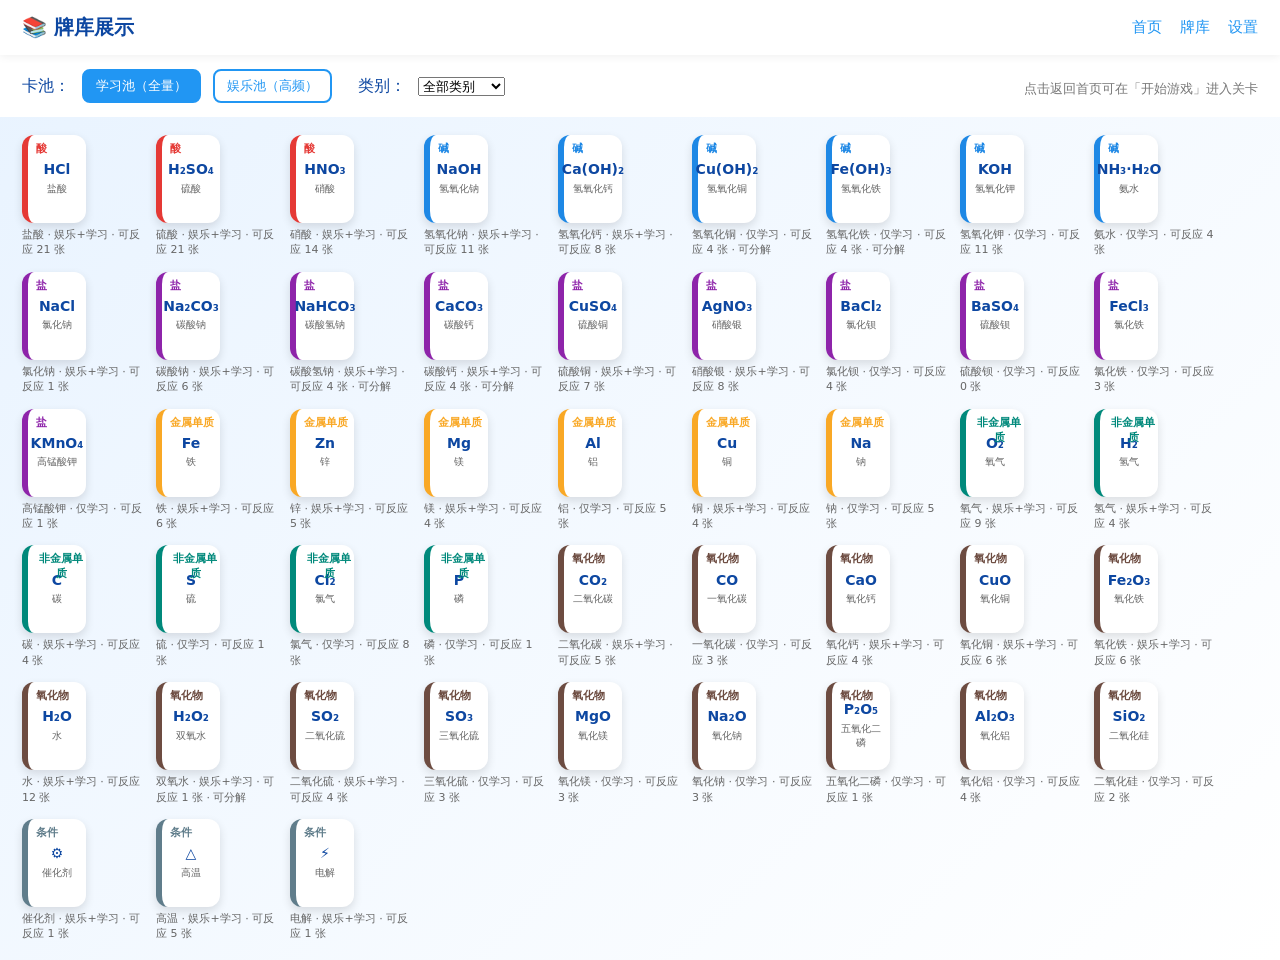
<file: chem-cards/cardpool.html>
<!doctype html>
<html lang="zh-CN">
<head>
<meta charset="utf-8">
<meta name="viewport" content="width=device-width,initial-scale=1">
<title>化学卡牌 · 牌库</title>
<link rel="stylesheet" href="styles.css">
</head>
<body>
<div class="topbar">
  <span class="title">📚 牌库展示</span>
  <span class="links">
    <a href="index.html">首页</a>
    <a href="cardpool.html">牌库</a>
    <a href="setting.html">设置</a>
  </span>
</div>

<div class="pool-controls">
  <span>卡池：</span>
  <button class="filter-btn active" data-pool="study" onclick="setPool('study',this)">学习池（全量）</button>
  <button class="filter-btn" data-pool="ent" onclick="setPool('ent',this)">娱乐池（高频）</button>
  <span style="margin-left:14px">类别：</span>
  <select id="catSel" onchange="render()"></select>
  <span class="hint" style="margin-left:auto">点击返回首页可在「开始游戏」进入关卡</span>
</div>
<div class="pool-grid" id="poolGrid"></div>

<script src="config.js"></script>
<script src="common.js"></script>
<script>
applyTheme();
const $ = id => document.getElementById(id);
const catSel = $('catSel');
const cats = {};
CARD_POOL.forEach(c => { if (!cats[c.type]) cats[c.type] = (CARD_TYPES[c.type]||{}).label || c.type; });
catSel.innerHTML = '<option value="all">全部类别</option>' +
  Object.keys(cats).map(k => '<option value="'+k+'">'+cats[k]+'</option>').join('');

let curPool = 'study';
function setPool(p, btn){
  curPool = p;
  document.querySelectorAll('.filter-btn[data-pool]').forEach(b => b.classList.remove('active'));
  btn.classList.add('active');
  render();
}

function render(){
  const grid = $('poolGrid'); grid.innerHTML='';
  const cat = catSel.value;
  CARD_POOL.filter(c => {
    if (cat !== 'all' && c.type !== cat) return false;
    if (curPool === 'ent' && !c.ent) return false; // 娱乐池=高频子集
    return true;
  }).forEach(c => {
    const box = document.createElement('div'); box.className='pc';
    box.appendChild(cardEl(c, { small:true }));
    const meta = document.createElement('div'); meta.className='meta';
    meta.textContent = c.name + ' · ' + (c.ent ? '娱乐+学习' : '仅学习');
    const pn = partnersOf(c.id).length;
    meta.textContent += ' · 可反应 ' + pn + ' 张';
    if (DECOMPOSABLE[c.id]) meta.textContent += ' · 可分解';
    box.appendChild(meta);
    grid.appendChild(box);
  });
}
render();
</script>
</body>
</html>
</file>
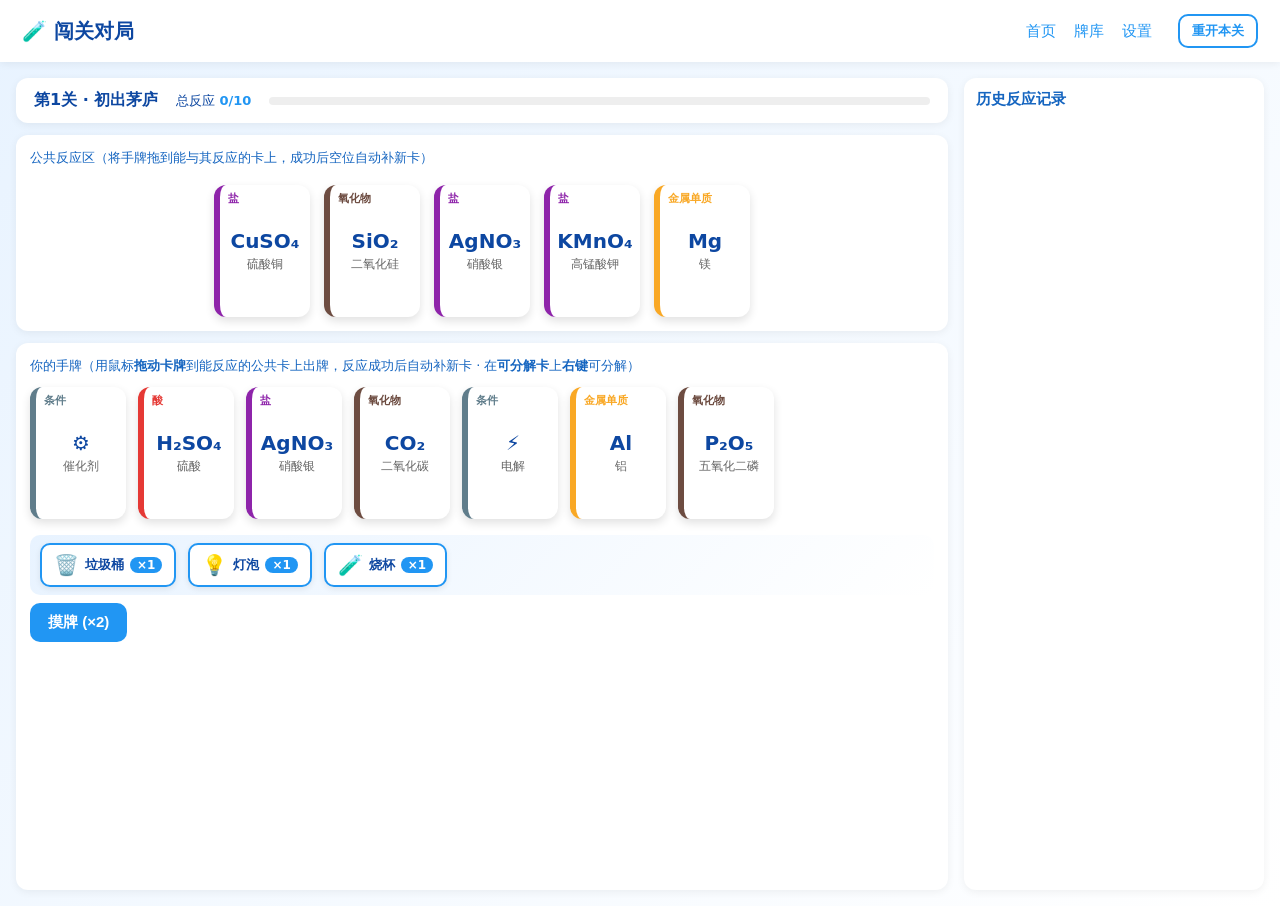
<file: chem-cards/game.html>
<!doctype html>
<html lang="zh-CN">
<head>
<meta charset="utf-8">
<meta name="viewport" content="width=device-width,initial-scale=1">
<title>化学卡牌 · 闯关</title>
<link rel="stylesheet" href="styles.css">
</head>
<body>
<div class="topbar">
  <span class="title">🧪 闯关对局</span>
  <span class="links">
    <a href="index.html">首页</a>
    <a href="cardpool.html">牌库</a>
    <a href="setting.html">设置</a>
  </span>
  <button class="btn sm ghost" style="margin-left:14px" onclick="location.reload()">重开本关</button>
</div>

<div class="game-wrap">
  <div class="main-col">
    <div class="hud" id="hud"></div>
    <div class="public-zone" id="publicZone"></div>
    <div class="hand-zone">
      <div class="zone-label">你的手牌（用鼠标<b>拖动卡牌</b>到能反应的公共卡上出牌，反应成功后自动补新卡 · 在<b>可分解卡</b>上<b>右键</b>可分解）</div>
      <div class="hand-cards" id="handCards"></div>
      <div class="item-bar" id="itemBar"></div>
      <div class="action-row" id="actionRow"></div>
    </div>
  </div>
  <div class="history">
    <h3>历史反应记录</h3>
    <div class="list" id="histList"></div>
  </div>
</div>

<div class="overlay" id="overlay" style="display:none"><div class="modal" id="modal"></div></div>

<script src="config.js"></script>
<script src="common.js"></script>
<script>
applyTheme();

/* ---------- 关卡与状态 ---------- */
const params = new URLSearchParams(location.search);
const mode = params.get('mode') === 'study' ? 'study' : 'challenge';   // challenge=闯关, study=学习沙盒
const HINTS = (mode === 'study');   // 反应提示（绿光高亮 + 卡手提示）仅在学习模式开启
const levelId = parseInt(params.get('level') || '1', 10);
const level = LEVELS.find(l => l.id === levelId) || LEVELS[0];
const DECK_COPIES = 3;

if (mode === 'study') {
  document.querySelector('.topbar .title').textContent = '📚 学习模式';
  document.title = '化学卡牌 · 学习模式';
  const rb = document.querySelector('.topbar .btn.ghost');
  if (rb) rb.textContent = '重开练习';
}
const HAND_LIMIT = 10;

let deck = [], hand = [], publicCards = [], discard = [];
let counts = {};
let history = [];
let uidCounter = 1;
let dragId = null;
let inventory = {};      // 道具剩余次数 {trash,bulb,beaker}
let itemProgress = 0;    // 反应计数，每满 3 触发一次随机道具奖励

const TYPE_KEYS = ['reactionTotal','combination','decomposition','displacement','doubleDecomp','neutralization','redox'];
function zeroCounts(){ const o={}; TYPE_KEYS.forEach(k=>o[k]=0); return o; }

function shuffle(a){ for(let i=a.length-1;i>0;i--){ const j=Math.floor(Math.random()*(i+1)); [a[i],a[j]]=[a[j],a[i]]; } return a; }

function initGame(){
  const pool = (mode === 'study') ? CARD_POOL.map(c => c.id) : poolForLevel(level).map(c => c.id);
  deck = [];
  for(let k=0;k<DECK_COPIES;k++) pool.forEach(id => deck.push({uid:uidCounter++, id}));
  shuffle(deck);
  hand = deck.splice(0, INITIAL_HAND);
  publicCards = deck.splice(0, PUBLIC_CARDS);
  discard = [];
  counts = zeroCounts();
  history = [];
  inventory = { trash:1, bulb:1, beaker:1 };
  itemProgress = 0;
  renderAll();
}

/* ---------- 渲染 ---------- */
function renderAll(){ renderHud(); renderPublic(); renderHand(); renderHistory(); renderItems(); }

function renderHud(){
  const hud = document.getElementById('hud');
  if (mode === 'study') {
    const chips = TYPE_KEYS.map(k => {
      const label = k==='reactionTotal' ? '总反应' : (REACTION_TYPE_LABEL[k] || k);
      return '<span class="g">'+label+' <b>'+((counts[k]||0))+'</b></span>';
    }).join('');
    hud.innerHTML =
      '<div class="lvname">📚 学习模式 · 自由练习（无目标，可随意拖拽探索反应）</div>'+
      '<div class="goal">'+chips+'</div>';
    return;
  }
  let goals = '';
  for(const k in level.goal){
    const label = k==='reactionTotal' ? '总反应' : (REACTION_TYPE_LABEL[k] || k);
    const cur = counts[k] || 0, target = level.goal[k];
    const done = cur >= target;
    goals += '<span class="g">'+label+' <b style="'+(done?'color:#4caf50':'')+'">'+cur+'/'+target+'</b></span>';
  }
  const keys = Object.keys(level.goal);
  const doneCount = keys.filter(k => (counts[k]||0) >= level.goal[k]).length;
  const pct = Math.round(doneCount / keys.length * 100);
  hud.innerHTML =
    '<div class="lvname">第'+level.id+'关 · '+esc(level.name)+'</div>'+
    '<div class="goal">'+goals+'</div>'+
    '<div class="progress"><div class="bar"><i style="width:'+pct+'%"></i></div></div>';
}

function renderPublic(){
  const z = document.getElementById('publicZone');
  z.innerHTML = '<div class="zone-label">公共反应区（将手牌拖到能与其反应的卡上，成功后空位自动补新卡）</div>';
  publicCards.forEach((pc, idx) => {
    if (!pc) {
      const slot = document.createElement('div'); slot.className = 'empty-slot'; z.appendChild(slot); return;
    }
    const card = CARD_MAP[pc.id];
    const el = cardEl(card, {});
    el.dataset.uid = pc.uid;
    el.dataset.index = idx;
    if (pc.uid === gSpawnUid) { el.classList.add('card-pop'); gSpawnUid = null; }
    z.appendChild(el);
  });
}

function renderHand(){
  const wrap = document.getElementById('handCards'); wrap.innerHTML='';
  const act = document.getElementById('actionRow'); act.innerHTML='';
  let anyPlayable = false;
  hand.forEach(hc => {
    const card = CARD_MAP[hc.id];
    const el = cardEl(card, {});
    el.dataset.uid = hc.uid;
    el.dataset.id = hc.id;
    const playable = publicCards.some(p => p && isCanReact(hc.id, p.id));
    if (playable) anyPlayable = true;
    attachDragHandlers(el, hc);
    wrap.appendChild(el);
  });
  // 摸牌按钮常驻
  const b = document.createElement('button'); b.className='btn'; b.textContent='摸牌 (×'+MAX_DRAW+')';
  if (hand.length >= HAND_LIMIT) { b.disabled = true; b.style.opacity='.5'; b.style.cursor='not-allowed'; }
  b.onclick = drawCards;
  act.appendChild(b);
  if (HINTS && !anyPlayable && hand.length < HAND_LIMIT) {
    const tip = document.createElement('span'); tip.className='hint';
    tip.textContent = '当前手牌无法与公共卡反应，可摸牌或右键分解（学习提示）。';
    act.appendChild(tip);
  }
  if (hand.length >= HAND_LIMIT) {
    const tip = document.createElement('span'); tip.className='hint';
    tip.textContent = '手牌已满（'+HAND_LIMIT+' 张），无法继续摸牌。';
    act.appendChild(tip);
  }
}

function attachDragHandlers(el, hc){
  el.addEventListener('pointerdown', onDragStart);
  el.addEventListener('dragstart', e => e.preventDefault());
  el.addEventListener('selectstart', e => e.preventDefault());
  if (DECOMPOSABLE[hc.id]) {
    el.classList.add('decomp-tip');
    el.addEventListener('contextmenu', e => { e.preventDefault(); decompose(hc.uid); });
  }
}

let dragCard = null;      // {uid,id}
let dragGhost = null;     // DOM clone
let dragOffsetX = 0, dragOffsetY = 0;
let itemDragId = null;    // 正在拖拽的道具 id（'trash' / 'beaker'）
let itemGhost = null;     // 道具拖拽克隆体

function onDragStart(e){
  const el = e.currentTarget;
  const id = el.dataset.id;
  const uid = parseInt(el.dataset.uid, 10);
  if (!id || !uid) return;
  e.preventDefault();
  window.getSelection().removeAllRanges();
  try { el.setPointerCapture(e.pointerId); } catch(_){}
  dragCard = { uid, id };
  const rect = el.getBoundingClientRect();
  dragOffsetX = e.clientX - rect.left;
  dragOffsetY = e.clientY - rect.top;
  dragGhost = el.cloneNode(true);
  dragGhost.classList.add('dragging');
  dragGhost.style.position = 'fixed';
  dragGhost.style.left = rect.left + 'px';
  dragGhost.style.top = rect.top + 'px';
  dragGhost.style.margin = '0';
  dragGhost.style.pointerEvents = 'none';
  dragGhost.style.userSelect = 'none';
  document.body.appendChild(dragGhost);
  el.style.visibility = 'hidden';
  el.dataset.dragging = '1';
  updateDropHighlights();
}

function onDragMove(e){
  if (dragCard && dragGhost){
    e.preventDefault();
    window.getSelection().removeAllRanges();
    dragGhost.style.left = (e.clientX - dragOffsetX) + 'px';
    dragGhost.style.top = (e.clientY - dragOffsetY) + 'px';
    updateDropHighlights();
  }
  if (itemDragId && itemGhost){
    e.preventDefault();
    window.getSelection().removeAllRanges();
    itemGhost.style.left = (e.clientX - 22) + 'px';
    itemGhost.style.top = (e.clientY - 22) + 'px';
  }
}

function onDragEnd(e){
  if (!dragCard && !itemDragId) return;
  window.getSelection().removeAllRanges();

  if (dragCard){
    const handEl = document.querySelector('.hand-cards .card[data-uid="'+dragCard.uid+'"]');
    if (handEl) { handEl.style.visibility = ''; handEl.style.opacity = ''; delete handEl.dataset.dragging; }
    if (dragGhost) { dragGhost.remove(); dragGhost = null; }
    document.querySelectorAll('.public-zone .card.reactable').forEach(c => c.classList.remove('reactable'));
    const target = findPublicCardAt(e.clientX, e.clientY);
    if (target && isCanReact(dragCard.id, target.id)) {
      playCard(dragCard.uid, target.uid);
    }
    dragCard = null;
  }

  if (itemDragId){
    if (itemGhost) { itemGhost.remove(); itemGhost = null; }
    document.querySelectorAll('.hand-cards .card.item-droppable').forEach(c => c.classList.remove('item-droppable'));
    const itemEl = document.querySelector('.item-bar .item[data-item="'+itemDragId+'"]');
    if (itemEl) itemEl.style.visibility = '';
    const target = findHandCardAt(e.clientX, e.clientY);
    if (target && inventory[itemDragId] > 0) {
      if (itemDragId === 'trash') useTrash(target.uid);
      else if (itemDragId === 'beaker') useBeaker(target.uid);
    }
    itemDragId = null;
  }
}

function findPublicCardAt(x, y){
  // 临时隐藏 ghost 避免命中自身
  if (dragGhost) dragGhost.style.display = 'none';
  let el = document.elementFromPoint(x, y);
  if (dragGhost) dragGhost.style.display = '';
  while (el && !el.classList.contains('public-zone')) {
    if (el.classList.contains('card') && el.dataset.uid) {
      const uid = parseInt(el.dataset.uid, 10);
      const pc = publicCards.find(p => p && p.uid === uid);
      if (pc) return pc;
    }
    el = el.parentElement;
  }
  return null;
}

function updateDropHighlights(){
  if (!HINTS) {
    document.querySelectorAll('.public-zone .card.reactable').forEach(c => c.classList.remove('reactable'));
    return;
  }
  document.querySelectorAll('.public-zone .card').forEach(el => {
    const id = el.dataset.id;
    if (dragCard && id && isCanReact(dragCard.id, id)) el.classList.add('reactable');
    else el.classList.remove('reactable');
  });
}

document.addEventListener('pointermove', onDragMove);
document.addEventListener('pointerup', onDragEnd);
document.addEventListener('pointercancel', onDragEnd);
document.addEventListener('selectstart', e => { if (e.target.closest('.card')) e.preventDefault(); });
document.addEventListener('dragstart', e => { if (e.target.closest('.card')) e.preventDefault(); });
document.addEventListener('contextmenu', e => { if (e.target.closest('.card')) e.preventDefault(); });

/* ---------- 道具系统 ---------- */
function itemName(id){ const it = ITEMS.find(i => i.id === id); return it ? it.name : id; }

function startItemDrag(e, itemId){
  if (!inventory[itemId] || inventory[itemId] <= 0) return;   // 无剩余次数
  e.preventDefault();
  window.getSelection().removeAllRanges();
  itemDragId = itemId;
  const el = e.currentTarget;
  const rect = el.getBoundingClientRect();
  itemGhost = el.cloneNode(true);
  itemGhost.classList.add('dragging');
  itemGhost.style.position = 'fixed';
  itemGhost.style.left = rect.left + 'px';
  itemGhost.style.top = rect.top + 'px';
  itemGhost.style.margin = '0';
  itemGhost.style.pointerEvents = 'none';
  document.body.appendChild(itemGhost);
  el.style.visibility = 'hidden';
  // 提示手牌为可投放目标
  document.querySelectorAll('.hand-cards .card').forEach(c => c.classList.add('item-droppable'));
}

function findHandCardAt(x, y){
  let el = document.elementFromPoint(x, y);
  while (el && !el.classList.contains('hand-cards')) {
    if (el.classList.contains('card') && el.dataset.uid) {
      const uid = parseInt(el.dataset.uid, 10);
      const hc = hand.find(h => h.uid === uid);
      if (hc) return hc;
    }
    el = el.parentElement;
  }
  return null;
}

function renderItems(){
  const bar = document.getElementById('itemBar');
  if (!bar) return;
  bar.innerHTML = '';
  ITEMS.forEach(it => {
    const cnt = inventory[it.id] || 0;
    const el = document.createElement('div');
    el.className = 'item tool' + (cnt <= 0 ? ' disabled' : '');
    el.dataset.item = it.id;
    el.title = it.name + '：' + it.desc;
    el.innerHTML = '<span class="ico">' + it.icon + '</span><span class="nm">' + it.name + '</span><span class="cnt">×' + cnt + '</span>';
    if (it.use === 'drag') {
      el.addEventListener('pointerdown', e => startItemDrag(e, it.id));
    } else {
      el.addEventListener('click', () => { if ((inventory[it.id]||0) > 0) useBulb(); });
    }
    bar.appendChild(el);
  });
}

function useTrash(handUid){
  const idx = hand.findIndex(h => h.uid === handUid);
  if (idx < 0) return;
  const hc = hand[idx];
  hand.splice(idx, 1);
  discard.push(hc);
  inventory.trash--;
  playAudio('draw');
  renderAll();
}

function useBeaker(handUid){
  const hi = hand.findIndex(h => h.uid === handUid);
  if (hi < 0) return;
  const avail = [];
  publicCards.forEach((p, i) => { if (p) avail.push(i); });
  if (avail.length === 0) return;
  const pi = avail[Math.floor(Math.random() * avail.length)];
  const pub = publicCards[pi];
  const hc = hand[hi];
  publicCards[pi] = hc;     // 手牌进公共区
  hand[hi] = pub;           // 公共卡进手牌
  inventory.beaker--;
  playAudio('draw');
  renderAll();
}

function useBulb(){
  if ((inventory.bulb||0) <= 0) return;
  inventory.bulb--;
  const pairs = [];
  publicCards.forEach(p => {
    if (!p) return;
    hand.forEach(h => { if (isCanReact(p.id, h.id)) pairs.push({ p, h }); });
  });
  if (pairs.length > 0) {
    const pick = pairs[Math.floor(Math.random() * pairs.length)];
    highlightHint(pick.p.uid, pick.h.uid);
  } else {
    refreshPublic();
  }
  renderItems();
}

function highlightHint(pubUid, handUid){
  const pEl = document.querySelector('.public-zone .card[data-uid="' + pubUid + '"]');
  const hEl = document.querySelector('.hand-cards .card[data-uid="' + handUid + '"]');
  if (pEl) pEl.classList.add('bulb-hint');
  if (hEl) hEl.classList.add('bulb-hint');
  setTimeout(() => {
    if (pEl) pEl.classList.remove('bulb-hint');
    if (hEl) hEl.classList.remove('bulb-hint');
  }, 2500);
}

function refreshPublic(){
  publicCards.forEach(p => { if (p) discard.push(p); });
  publicCards = [null, null, null, null, null];
  fillEmptySlots();
  renderPublic();
  renderItems();
}

/* 每完成 3 次反应，随机获得一个道具使用次数 */
function onReactionDone(){
  itemProgress++;
  if (itemProgress >= 3) {
    itemProgress -= 3;
    const ids = ITEMS.map(i => i.id);
    const pick = ids[Math.floor(Math.random() * ids.length)];
    inventory[pick] = (inventory[pick] || 0) + 1;
    floatText(window.innerWidth / 2, 70, '获得道具：' + itemName(pick));
    renderItems();
  }
}

function renderHistory(){
  const l = document.getElementById('histList'); l.innerHTML='';
  history.forEach(h => {
    const d = document.createElement('div');
    d.className = 'item' + (h.isDecomp ? ' decomp' : '');
    d.innerHTML = '<div class="eq">'+esc(h.eq)+'</div><div class="ty">'+esc(h.type)+(h.isDecomp?' · 分解':'')+'</div>';
    l.appendChild(d);
  });
}

/* ---------- 操作 ---------- */
let gSpawnUid = null;   // 刚补进公共区、需要 pop 动画的卡

function playCard(handUid, pubUid){
  const hi = hand.findIndex(h => h.uid === handUid);
  const pi = publicCards.findIndex(p => p && p.uid === pubUid);
  if (hi < 0 || pi < 0) return;
  const hc = hand[hi];
  const pub = publicCards[pi];
  if (!isCanReact(hc.id, pub.id)) return;
  const r = getReaction(hc.id, pub.id);
  if (!r) return;

  // 特效位置
  const targetEl = document.querySelector('.public-zone .card[data-uid="'+pubUid+'"]');
  const rect = targetEl ? targetEl.getBoundingClientRect() : { left:0, top:0, width:0, height:0 };
  const cx = rect.left + rect.width/2, cy = rect.top + rect.height/2;

  // 被反应公共卡位置：反应双方两张卡，各向一个随机方向发射
  const pubCard = CARD_MAP[pub.id];
  dropCardEffect(cx, cy, [pubCard, CARD_MAP[hc.id]]);

  discard.push(pub, hc);
  hand.splice(hi, 1);
  publicCards[pi] = null;

  counts.reactionTotal++;
  r.types.forEach(t => counts[t] = (counts[t]||0) + 1);
  addHistory(r.equation, r.type, false);
  onReactionDone();

  fillEmptySlots();
  gSpawnUid = publicCards[pi] ? publicCards[pi].uid : null;
  playAudio('success');
  burstEffect(cx, cy);
  floatText(cx, cy - 20, r.type);
  renderAll();
  if (mode === 'challenge' && checkWin()) showWin();
}

function fillEmptySlots(){
  for (let i=0;i<publicCards.length;i++){
    if (publicCards[i]) continue;
    if (deck.length === 0) recycle();
    if (deck.length === 0) break;
    publicCards[i] = deck.pop();
  }
}

function decompose(handUid){
  const idx = hand.findIndex(h => h.uid === handUid);
  if (idx < 0) return;
  const hc = hand[idx];
  const d = DECOMPOSABLE[hc.id];
  if (!d) return;
  hand.splice(idx, 1);
  discard.push(hc);
  d.products.forEach(pid => hand.push({ uid: uidCounter++, id: pid }));
  counts.reactionTotal++;
  counts.decomposition = (counts.decomposition||0) + 1;
  addHistory(d.equation, '分解反应', true);
  onReactionDone();
  playAudio('success');
  renderAll();
  if (mode === 'challenge' && checkWin()) showWin();
}

function drawCards(){
  if (hand.length >= HAND_LIMIT) return;
  for (let i=0;i<MAX_DRAW;i++){
    if (hand.length >= HAND_LIMIT) break;
    if (deck.length === 0) recycle();
    if (deck.length === 0) break;
    hand.push(deck.pop());
  }
  fillEmptySlots();
  // 仍无法反应 → 防卡死：公共区 5 张全部换新
  if (!hand.some(h => publicCards.some(p => p && isCanReact(h.id, p.id)))) {
    if (deck.length < PUBLIC_CARDS) recycle();
    if (deck.length >= PUBLIC_CARDS) {
      publicCards.filter(Boolean).forEach(p => discard.push(p));
      publicCards = deck.splice(deck.length - PUBLIC_CARDS, PUBLIC_CARDS);
    }
  }
  fillEmptySlots();
  playAudio('draw');
  renderAll();
}

function recycle(){
  const inUse = new Set();
  publicCards.forEach(p => { if (p) inUse.add(p.uid); });
  hand.forEach(h => inUse.add(h.uid));
  const avail = discard.filter(c => !inUse.has(c.uid));
  if (avail.length === 0) return;
  deck = deck.concat(avail);
  discard = discard.filter(c => inUse.has(c.uid));
  shuffle(deck);
}

function addHistory(eq, type, isDecomp){
  history.unshift({ eq, type, isDecomp });
  if (history.length > 200) history.pop();
}

function checkWin(){
  for (const k in level.goal) {
    if ((counts[k]||0) < level.goal[k]) return false;
  }
  return true;
}

function burstEffect(x, y){
  const wrap = document.createElement('div'); wrap.className = 'effect-burst'; document.body.appendChild(wrap);
  const colors = ['#4caf50','#2196f3','#ff9800','#9c27b0','#00bcd4'];
  for (let i=0;i<18;i++){
    const p = document.createElement('div'); p.className = 'particle';
    const ang = (Math.PI*2*i/18) + Math.random()*0.4;
    const dist = 40 + Math.random()*50;
    p.style.left = x + 'px'; p.style.top = y + 'px';
    p.style.background = colors[i % colors.length];
    p.style.setProperty('--tx', Math.cos(ang)*dist + 'px');
    p.style.setProperty('--ty', Math.sin(ang)*dist + 'px');
    wrap.appendChild(p);
  }
  setTimeout(() => wrap.remove(), 750);
}

function floatText(x, y, text){
  const el = document.createElement('div'); el.className = 'float-text';
  el.textContent = text; el.style.left = x + 'px'; el.style.top = y + 'px';
  document.body.appendChild(el);
  setTimeout(() => el.remove(), 1050);
}

function dropCardEffect(x, y, cards){
  cards.forEach((c, i) => {
    const ct = CARD_TYPES[c.type] || { color:'#90a4ae' };
    const el = document.createElement('div');
    el.className = 'card-drop';
    el.style.setProperty('--ctype', ct.color);
    el.style.left = (x - 48) + 'px';
    el.style.top = (y - 66) + 'px';
    el.textContent = c.formula;
    el.style.opacity = '1';
    document.body.appendChild(el);
    // 有初速度的抛射：发射角度随机（向下扇形 ±70°），两侧各一张
    const side = i % 2 === 0 ? -1 : 1;
    const spread = side * (10 + Math.random() * 60) * Math.PI / 180; // 与竖直向下夹角
    const a = Math.PI / 2 + spread;            // 屏幕坐标 y 向下为正
    const speed = 260 + Math.random() * 180;    // 初速度 px/s
    let vx = Math.cos(a) * speed;
    let vy = Math.sin(a) * speed;               // 向下
    const grav = 760;                            // 重力加速度 px/s²
    let px = 0, py = 0, rot = Math.random() * 360;
    const vrot = (Math.random() * 2 - 1) * 340;  // 旋转角速度 deg/s
    const life = 1000; let t = 0; let last = performance.now();
    (function frame(now){
      const dt = Math.min((now - last) / 1000, 0.05); last = now; t += dt * 1000;
      px += vx * dt; vy += grav * dt; py += vy * dt; rot += vrot * dt;
      el.style.transform = `translate(${px}px, ${py}px) rotate(${rot}deg)`;
      el.style.opacity = t < life * 0.6 ? '1' : String(Math.max(0, 1 - (t - life * 0.6) / (life * 0.4)));
      if (t < life) requestAnimationFrame(frame); else el.remove();
    })(last);
  });
}

function showWin(){
  const ov = document.getElementById('overlay');
  const m = document.getElementById('modal');
  let summary = '<ul style="text-align:left;line-height:1.9;margin:6px 0 0;padding-left:18px">';
  for (const k in level.goal) {
    const label = k==='reactionTotal' ? '总反应次数' : (REACTION_TYPE_LABEL[k] || k);
    summary += '<li>'+label+'：'+((counts[k]||0))+' / '+level.goal[k]+'</li>';
  }
  summary += '</ul>';
  const nextBtn = level.id < LEVELS.length
    ? '<button class="btn" onclick="nextLevel()">下一关 →</button>'
    : '<button class="btn" onclick="location.href=\'index.html\'">返回首页</button>';
  m.innerHTML = '<h2>🎉 第'+level.id+'关通关！</h2>'+
    '<div class="summary">'+summary+'</div>'+
    '<div class="btns">'+nextBtn+'<button class="btn ghost" onclick="closeModal()">留在本页继续</button></div>';
  ov.style.display = 'flex';
  playAudio('win');
}
function closeModal(){ document.getElementById('overlay').style.display='none'; }
function nextLevel(){ location.href = 'game.html?level=' + (level.id + 1); }

initGame();
</script>
</body>
</html>
</file>
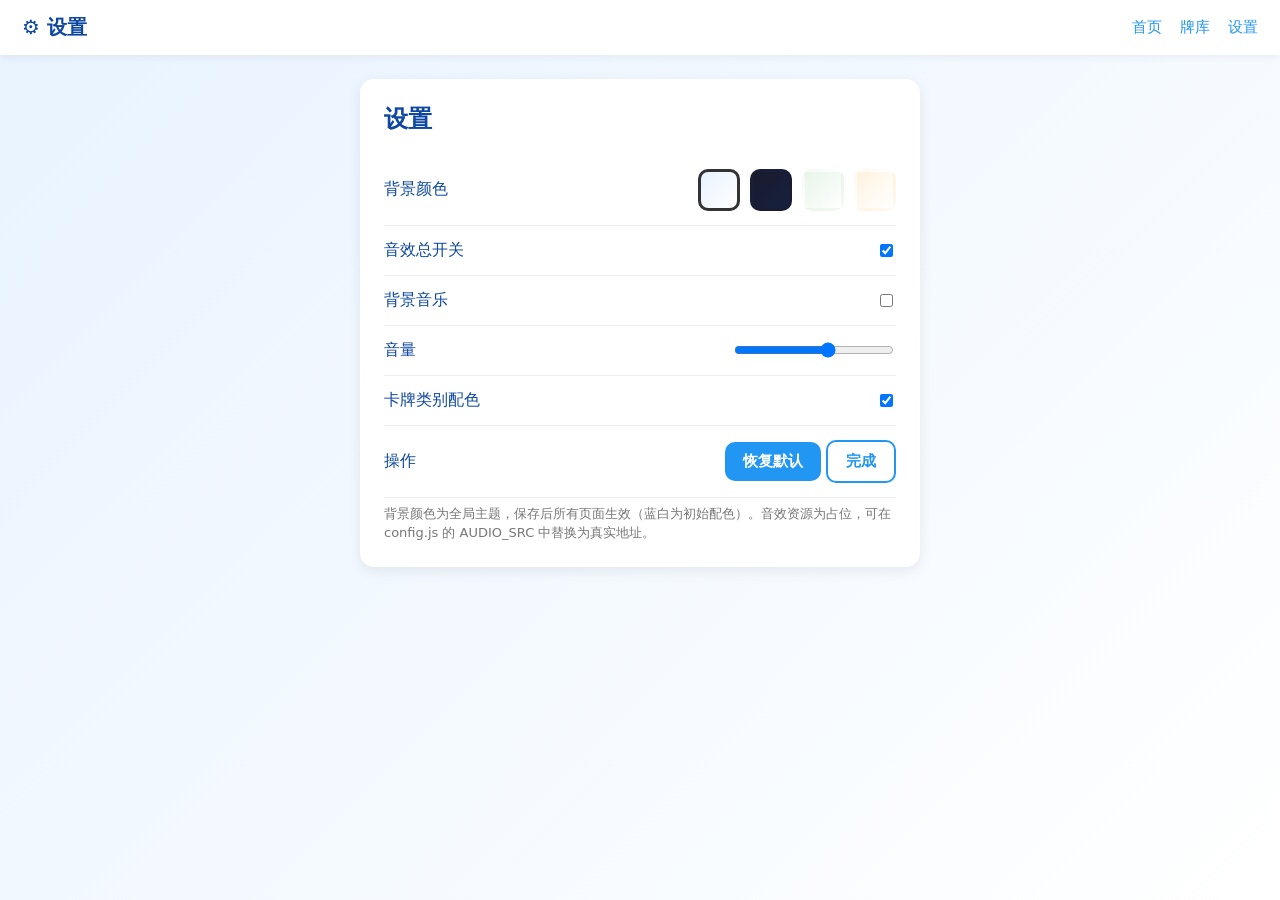
<file: chem-cards/setting.html>
<!doctype html>
<html lang="zh-CN">
<head>
<meta charset="utf-8">
<meta name="viewport" content="width=device-width,initial-scale=1">
<title>化学卡牌 · 设置</title>
<link rel="stylesheet" href="styles.css">
</head>
<body>
<div class="topbar">
  <span class="title">⚙️ 设置</span>
  <span class="links">
    <a href="index.html">首页</a>
    <a href="cardpool.html">牌库</a>
    <a href="setting.html">设置</a>
  </span>
</div>

<div class="settings">
  <h2>设置</h2>
  <div class="row">
    <span>背景颜色</span>
    <div class="theme-swatches" id="swatches"></div>
  </div>
  <div class="row">
    <span>音效总开关</span>
    <input type="checkbox" id="soundOn">
  </div>
  <div class="row">
    <span>背景音乐</span>
    <input type="checkbox" id="bgmOn">
  </div>
  <div class="row">
    <span>音量</span>
    <input type="range" id="volume" min="0" max="100">
  </div>
  <div class="row">
    <span>卡牌类别配色</span>
    <input type="checkbox" id="showCardColor">
  </div>
  <div class="row">
    <span>操作</span>
    <span>
      <button class="btn" onclick="resetDefaults()">恢复默认</button>
      <button class="btn ghost" onclick="applyAndBack()">完成</button>
    </span>
  </div>
  <div class="hint">背景颜色为全局主题，保存后所有页面生效（蓝白为初始配色）。音效资源为占位，可在 config.js 的 AUDIO_SRC 中替换为真实地址。</div>
</div>

<script src="config.js"></script>
<script src="common.js"></script>
<script>
applyTheme();
const $ = id => document.getElementById(id);
const soundOn=$('soundOn'), bgmOn=$('bgmOn'), volume=$('volume'), showCardColor=$('showCardColor');
const s = getSettings();
soundOn.checked = s.soundOn; bgmOn.checked = s.bgmOn; volume.value = s.volume; showCardColor.checked = s.showCardColor;

const sw = $('swatches');
Object.keys(THEMES).forEach(k => {
  const t = THEMES[k];
  const d = document.createElement('div');
  d.className = 'swatch' + (k === s.theme ? ' active' : '');
  d.style.background = t.bg; d.title = t.name;
  d.onclick = () => {
    document.querySelectorAll('.swatch').forEach(x => x.classList.remove('active'));
    d.classList.add('active');
    const ns = getSettings(); ns.theme = k; saveSettings(ns); applyTheme();
  };
  sw.appendChild(d);
});

function saveAll(){
  const ns = getSettings();
  ns.soundOn = soundOn.checked; ns.bgmOn = bgmOn.checked;
  ns.volume = +volume.value; ns.showCardColor = showCardColor.checked;
  saveSettings(ns); applyTheme();
}
soundOn.onchange = saveAll; bgmOn.onchange = saveAll;
volume.oninput = saveAll; showCardColor.onchange = saveAll;

function resetDefaults(){
  saveSettings(Object.assign({}, DEFAULT_SETTINGS));
  location.reload();
}
function applyAndBack(){ saveAll(); location.href = 'index.html'; }
</script>
</body>
</html>
</file>
<file: chem-cards/styles.css>
:root{
  --bg:#e8f3ff; --card-bg:#ffffff; --accent:#2196f3; --text:#0d47a1; --sub:#1565c0;
  --ctype:#888;
  --radius:14px;
}
*{box-sizing:border-box;}
body{
  margin:0;
  font-family:"Segoe UI","Microsoft YaHei",system-ui,sans-serif;
  background:var(--bg); color:var(--text); min-height:100vh;
  -webkit-user-select:none;-moz-user-select:none;-ms-user-select:none;user-select:none;
}
::selection{background:transparent;}
a{color:var(--accent); text-decoration:none;}

/* 顶栏 */
.topbar{display:flex;align-items:center;gap:12px;padding:14px 22px;background:var(--card-bg);
  box-shadow:0 2px 8px rgba(0,0,0,.06);position:sticky;top:0;z-index:20;}
.topbar .title{font-size:20px;font-weight:700;}
.topbar .links{margin-left:auto;display:flex;gap:18px;font-size:15px;}

/* 按钮 */
.btn{display:inline-block;padding:10px 18px;border:none;border-radius:10px;background:var(--accent);
  color:#fff;font-size:15px;cursor:pointer;font-weight:600;transition:transform .1s,box-shadow .1s;}
.btn:hover{transform:translateY(-2px);box-shadow:0 6px 16px rgba(0,0,0,.15);}
.btn.ghost{background:transparent;color:var(--accent);border:2px solid var(--accent);}
.btn.sm{padding:6px 12px;font-size:13px;}

/* 首页 */
.home{min-height:calc(100vh - 56px);display:flex;flex-direction:column;align-items:center;justify-content:center;gap:26px;padding:20px;}
.home h1{font-size:42px;margin:0;}
.home .sub{color:var(--sub);font-size:16px;margin-top:-16px;}
.menu{display:flex;gap:26px;flex-wrap:wrap;justify-content:center;}
.menu-card{width:220px;height:200px;border-radius:18px;background:var(--card-bg);box-shadow:0 8px 24px rgba(0,0,0,.10);
  display:flex;flex-direction:column;align-items:center;justify-content:center;gap:14px;cursor:pointer;
  border:2px solid transparent;transition:.15s;}
.menu-card:hover{border-color:var(--accent);transform:translateY(-4px);}
.menu-card .ico{font-size:48px;}
.menu-card .t{font-size:20px;font-weight:700;}

/* 关卡选择 */
.levels{display:flex;gap:22px;flex-wrap:wrap;justify-content:center;max-width:920px;}
.level-card{width:260px;background:var(--card-bg);border-radius:16px;padding:22px;box-shadow:0 6px 18px rgba(0,0,0,.08);
  cursor:pointer;border:2px solid transparent;transition:.15s;}
.level-card:hover{border-color:var(--accent);transform:translateY(-3px);}
.level-card .lv{color:var(--sub);font-size:13px;}
.level-card .nm{font-size:22px;font-weight:700;margin:6px 0;}
.level-card .ds{font-size:14px;color:#555;line-height:1.5;}

/* 卡牌 */
.card{position:relative;width:96px;height:132px;border-radius:12px;background:var(--card-bg);
  border-left:6px solid var(--ctype);box-shadow:0 4px 10px rgba(0,0,0,.12);
  display:flex;flex-direction:column;align-items:center;justify-content:center;text-align:center;
  user-select:none;-webkit-user-drag:none;touch-action:none;cursor:pointer;
  transition:transform .12s,box-shadow .12s,opacity .12s;padding:6px;}
.card:hover{transform:translateY(-4px);box-shadow:0 8px 18px rgba(0,0,0,.18);}
.card .card-cat{position:absolute;top:6px;left:8px;font-size:11px;color:var(--ctype);font-weight:700;}
.card .card-formula{font-size:20px;font-weight:700;line-height:1.1;}
.card .card-name{font-size:12px;color:#666;margin-top:4px;}
.card.card-sm{width:64px;height:88px;}
.card.card-sm .card-formula{font-size:14px;}
.card.card-sm .card-name{font-size:10px;}
.card.dim{opacity:.35;filter:grayscale(.6);}
.card.reactable{outline:3px solid #4caf50;outline-offset:2px;animation:pulse 1s infinite;}
@keyframes pulse{0%,100%{box-shadow:0 0 0 0 rgba(76,175,80,.5);}50%{box-shadow:0 0 0 6px rgba(76,175,80,0);}}
.card.decomp-tip{outline:3px dashed #ff9800;outline-offset:2px;}
.card.dragging{opacity:.95;transform:scale(1.1) rotate(3deg);box-shadow:0 16px 36px rgba(0,0,0,.28);z-index:1000;}
.card.reactable{outline:3px solid #4caf50;outline-offset:2px;animation:pulse 1s infinite;transform:scale(1.04);}

.empty-slot{width:96px;height:132px;border-radius:12px;border:2px dashed #bbb;background:transparent;box-shadow:inset 0 0 10px rgba(0,0,0,.04);}

/* 成功反应特效 */
.effect-burst{position:fixed;pointer-events:none;z-index:2000;left:0;top:0;width:100%;height:100%;}
.particle{position:absolute;width:8px;height:8px;border-radius:50%;background:#4caf50;pointer-events:none;animation:burst-fly .7s ease-out forwards;}
@keyframes burst-fly{0%{transform:translate(0,0) scale(1);opacity:1;}100%{transform:translate(var(--tx),var(--ty)) scale(0);opacity:0;}}
.float-text{position:fixed;pointer-events:none;z-index:2001;font-weight:800;font-size:18px;color:#2e7d32;text-shadow:0 2px 6px rgba(255,255,255,.8);animation:float-up 1s ease-out forwards;}
@keyframes float-up{0%{transform:translateY(0) scale(.9);opacity:0;}20%{opacity:1;}100%{transform:translateY(-50px) scale(1.1);opacity:0;}}
.card-drop{position:fixed;pointer-events:none;z-index:2002;width:96px;height:132px;border-radius:12px;background:var(--card-bg);
  display:flex;align-items:center;justify-content:center;font-weight:700;font-size:20px;will-change:transform,opacity;
  border-left:6px solid var(--ctype);box-shadow:0 6px 16px rgba(0,0,0,.2);}
.card-pop{animation:card-pop-anim .35s ease-out;}
@keyframes card-pop-anim{0%{transform:scale(.3);opacity:0;}100%{transform:scale(1);opacity:1;}}

/* 游戏页布局 */
.game-wrap{display:flex;gap:16px;padding:16px;height:calc(100vh - 56px);}
.main-col{flex:1;display:flex;flex-direction:column;gap:12px;min-width:0;}
.hud{background:var(--card-bg);border-radius:12px;padding:12px 18px;display:flex;flex-wrap:wrap;gap:18px;align-items:center;box-shadow:0 2px 8px rgba(0,0,0,.06);}
.hud .lvname{font-weight:700;font-size:16px;}
.hud .goal{display:flex;gap:14px;flex-wrap:wrap;}
.hud .goal .g{font-size:13px;}
.hud .goal .g b{color:var(--accent);}
.hud .progress{flex:1;min-width:160px;}
.hud .bar{height:8px;border-radius:5px;background:#eee;overflow:hidden;}
.hud .bar > i{display:block;height:100%;background:var(--accent);width:0;transition:width .3s;}

.public-zone{background:var(--card-bg);border-radius:12px;padding:14px;min-height:160px;
  display:flex;gap:14px;align-items:center;justify-content:center;flex-wrap:wrap;box-shadow:0 2px 8px rgba(0,0,0,.06);}
.zone-label{width:100%;font-size:13px;color:var(--sub);margin-bottom:4px;}
.hand-zone{background:var(--card-bg);border-radius:12px;padding:14px;flex:1;display:flex;flex-direction:column;gap:8px;box-shadow:0 2px 8px rgba(0,0,0,.06);}
.hand-cards{display:flex;gap:12px;flex-wrap:wrap;align-content:flex-start;min-height:140px;}
.action-row{display:flex;gap:10px;align-items:center;}

/* 道具栏 */
.item-bar{display:flex;gap:12px;align-items:center;flex-wrap:wrap;padding:8px 10px;background:var(--bg);border-radius:10px;}
.item.tool{display:inline-flex;align-items:center;gap:6px;padding:8px 12px;border-radius:10px;background:var(--card-bg);
  border:2px solid var(--accent);cursor:pointer;user-select:none;-webkit-user-drag:none;touch-action:none;
  box-shadow:0 2px 6px rgba(0,0,0,.08);transition:transform .1s,opacity .1s;position:relative;}
.item.tool:hover{transform:translateY(-2px);}
.item.tool .ico{font-size:20px;}
.item.tool .nm{font-size:13px;font-weight:600;color:var(--text);}
.item.tool .cnt{font-size:12px;color:#fff;background:var(--accent);border-radius:10px;padding:1px 7px;font-weight:700;}
.item.tool.disabled{opacity:.4;filter:grayscale(.7);border-color:#bbb;cursor:not-allowed;}
.item.tool.disabled .cnt{background:#999;}
.item.tool.dragging{transform:scale(1.08) rotate(3deg);box-shadow:0 12px 28px rgba(0,0,0,.25);z-index:1000;opacity:.95;}
.hand-cards .card.item-droppable{outline:3px dashed var(--accent);outline-offset:2px;animation:pulse-item 1s infinite;}
@keyframes pulse-item{0%,100%{box-shadow:0 0 0 0 rgba(33,150,243,.5);}50%{box-shadow:0 0 0 6px rgba(33,150,243,0);}}
.card.bulb-hint{outline:3px solid #ffc107;outline-offset:2px;animation:pulse-bulb 1s infinite;transform:scale(1.05);}
@keyframes pulse-bulb{0%,100%{box-shadow:0 0 0 0 rgba(255,193,7,.55);}50%{box-shadow:0 0 0 7px rgba(255,193,7,0);}}

.history{width:300px;flex-shrink:0;background:var(--card-bg);border-radius:12px;padding:12px;
  display:flex;flex-direction:column;box-shadow:0 2px 8px rgba(0,0,0,.06);}
.history h3{margin:0 0 8px;font-size:15px;color:var(--sub);}
.history .list{flex:1;overflow:auto;display:flex;flex-direction:column;gap:8px;}
.history .item{background:var(--bg);border-radius:8px;padding:8px 10px;font-size:13px;border-left:3px solid var(--accent);}
.history .item .eq{font-weight:700;line-height:1.3;}
.history .item .ty{font-size:11px;color:#777;margin-top:2px;}
.history .item.decomp{border-left-color:#ff9800;}

/* 弹窗 */
.overlay{position:fixed;inset:0;background:rgba(0,0,0,.45);display:flex;align-items:center;justify-content:center;z-index:50;}
.modal{background:var(--card-bg);border-radius:16px;padding:28px 32px;max-width:440px;text-align:center;box-shadow:0 12px 40px rgba(0,0,0,.25);}
.modal h2{margin:0 0 12px;}
.modal .summary{text-align:left;font-size:14px;line-height:1.8;margin:10px 0 18px;}
.modal .btns{display:flex;gap:12px;justify-content:center;}

/* 牌库 */
.pool-controls{display:flex;gap:12px;flex-wrap:wrap;align-items:center;padding:14px 22px;background:var(--card-bg);}
.pool-grid{display:flex;flex-wrap:wrap;gap:14px;padding:18px 22px;}
.pool-grid .pc{width:120px;}
.pool-grid .pc .meta{font-size:11px;color:#666;margin-top:4px;line-height:1.4;}
.filter-btn{padding:6px 12px;border:2px solid var(--accent);background:transparent;color:var(--accent);border-radius:8px;cursor:pointer;font-size:13px;}
.filter-btn.active{background:var(--accent);color:#fff;}

/* 设置 */
.settings{max-width:560px;margin:24px auto;background:var(--card-bg);border-radius:14px;padding:24px;box-shadow:0 4px 14px rgba(0,0,0,.08);}
.settings h2{margin-top:0;}
.settings .row{display:flex;align-items:center;justify-content:space-between;padding:14px 0;border-bottom:1px solid #eee;gap:12px;}
.settings .row:last-child{border-bottom:none;}
.theme-swatches{display:flex;gap:10px;flex-wrap:wrap;}
.swatch{width:42px;height:42px;border-radius:10px;cursor:pointer;border:3px solid transparent;}
.swatch.active{border-color:#333;}
input[type=range]{width:160px;}
.hint{font-size:13px;color:#777;margin-top:6px;line-height:1.5;}
</file>
